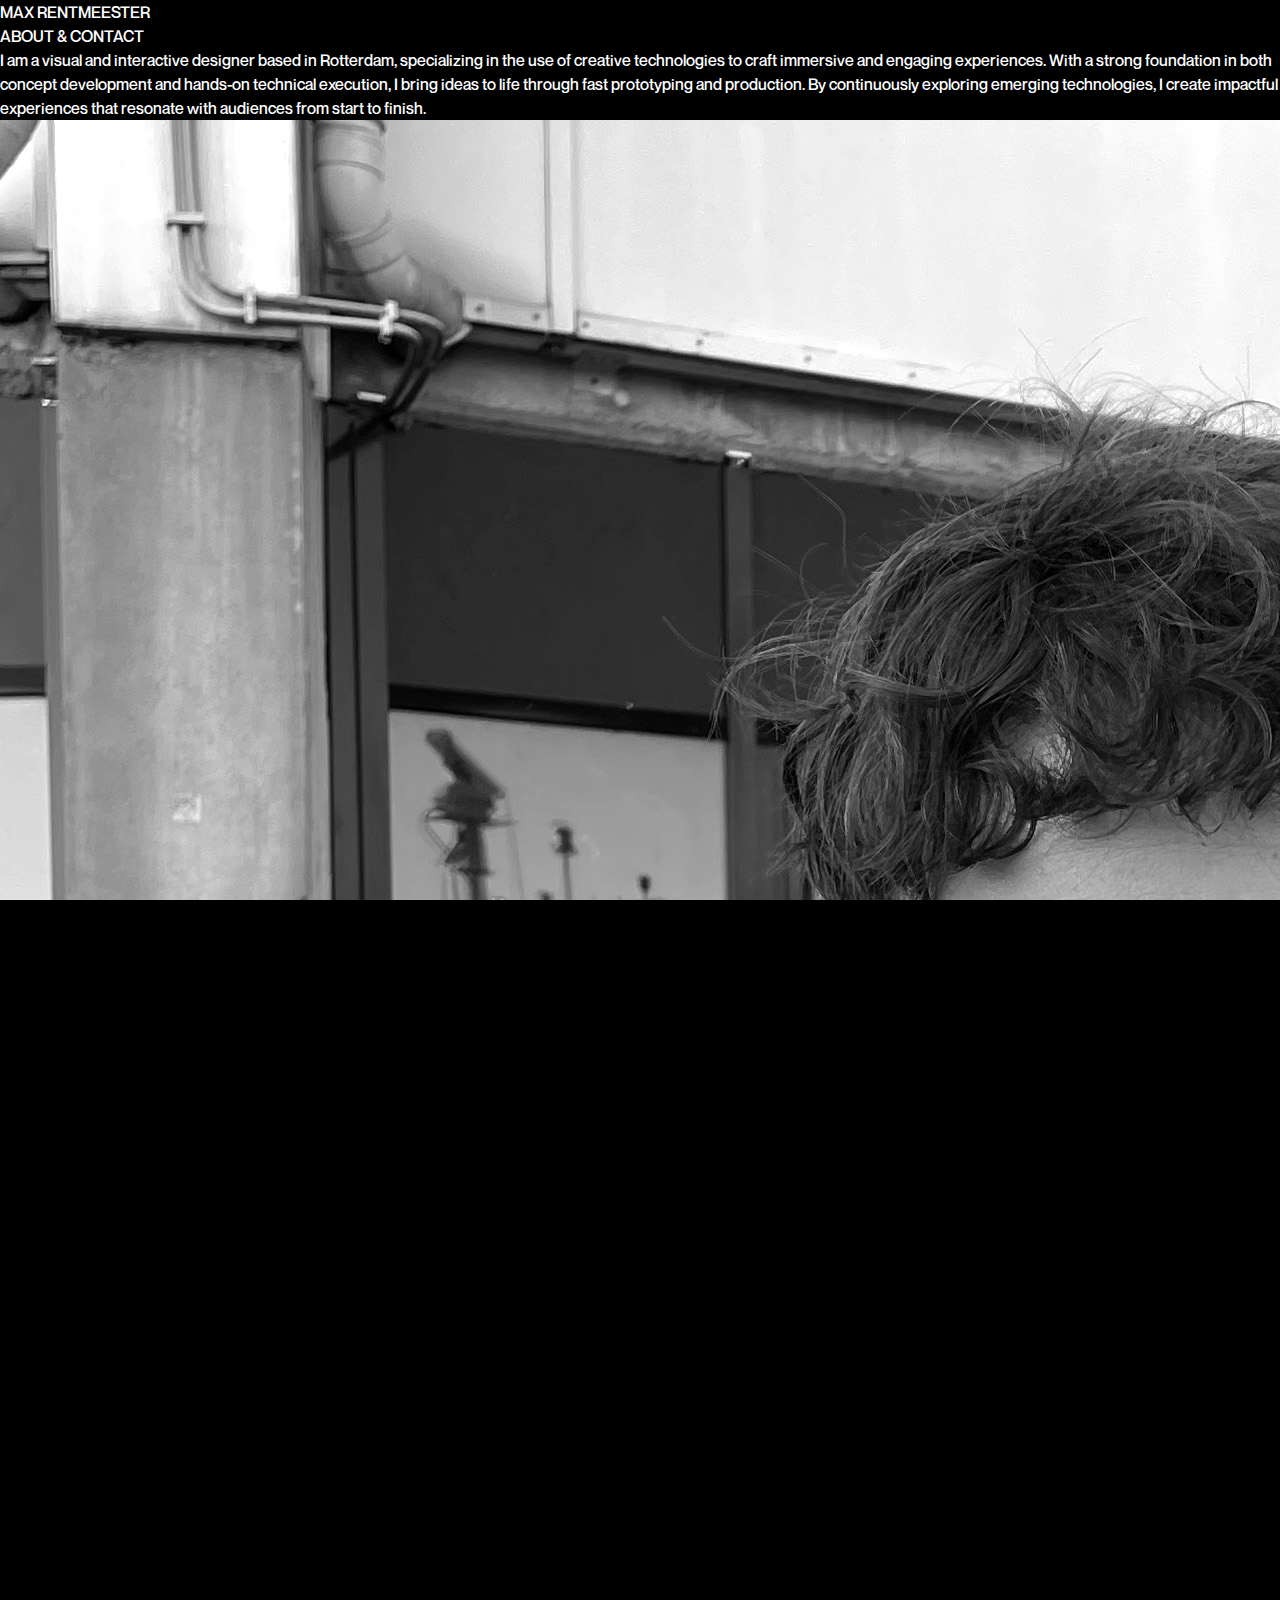
<file: about.html>
<!DOCTYPE html>
<html lang="en" style="height: 100%;">
  <head>
    <meta charset="UTF-8" />
    <meta http-equiv="X-UA-Compatible" content="IE=edge" />
    <meta name="viewport" content="width=device-width, initial-scale=1.0" />
    <title>About & Contact</title>
    <link rel="stylesheet" href="style.css" />
    <script src="https://cdnjs.cloudflare.com/ajax/libs/jquery/3.3.1/jquery.min.js"></script>
  </head>
  <body style="height: 100%;">
    <script></script>
    <nav>
      <a id="name" href="index.html">MAX RENTMEESTER</a>
      <div id="about">
        <!-- <a href="about.html">ABOUT</a> -->
        <a href="about.html">ABOUT & CONTACT</a>
      </div>
    </nav>
    <!-- <img id="icon" src="img/icon.svg" alt=""> -->  
    <main>
      <div id="aboutSection">
        
        <!-- <h1>ABOUT</h1> -->
        <p id="aboutText">I am a visual and interactive designer based in Rotterdam, specializing in the use of creative technologies to craft immersive and engaging experiences. With a strong foundation in both concept development and hands-on technical execution, I bring ideas to life through fast prototyping and production. By continuously exploring emerging technologies, I create impactful experiences that resonate with audiences from start to finish.</p>
          <img src="img/profilepic.jpg" alt="">

        <!-- <h1>EXPERIENCE</h1>  -->
        
        <!-- <p id="aboutText">
          2015&emsp;&emsp;&emsp;DeltaZuid
          <br>
          2017&emsp;&emsp;&emsp;Edhv
          <br>
          2020&emsp;&emsp;Random Studio 
        </p> -->
        <!-- <h1>CONTACT</h1> -->
        <br>
        <a href="mailto:contact@maxrentmeester.nl">&#8599;contact@maxrentmeester.nl</a>
        <br>
        <a href="MaxRentmeester-CV-2024.pdf" target="_blank">&#8599;Curriculum Vitae</a>
        <br>
        <a href="https://www.instagram.com/maximaal____/" target="_blank">&#8599;Instagram</a>
        <br>
        <a href="https://github.com/Maximaaal" target="_blank">&#8599;GitHub</a>
        <br>
        <br>
        <br>
        <div style="max-width: 600px;">
          <p id="aboutText">Research:</p>
        <a  href="research/main.pdf" target="_blank">Designing for Interaction: Strategic Approaches to Increasing Engagement in Interactive Installations</a>
        <br>
        <br>
        <a href="research/dh.pdf" target="_blank">Enriching Metadata and the Potential Benefit for Colonial Narratives in the Rijksstudio Database</a>
        <br>
        </div>
        

      </div>
    </main>
    <script src="scroll.js"></script>
  </body>
</html>
</file>
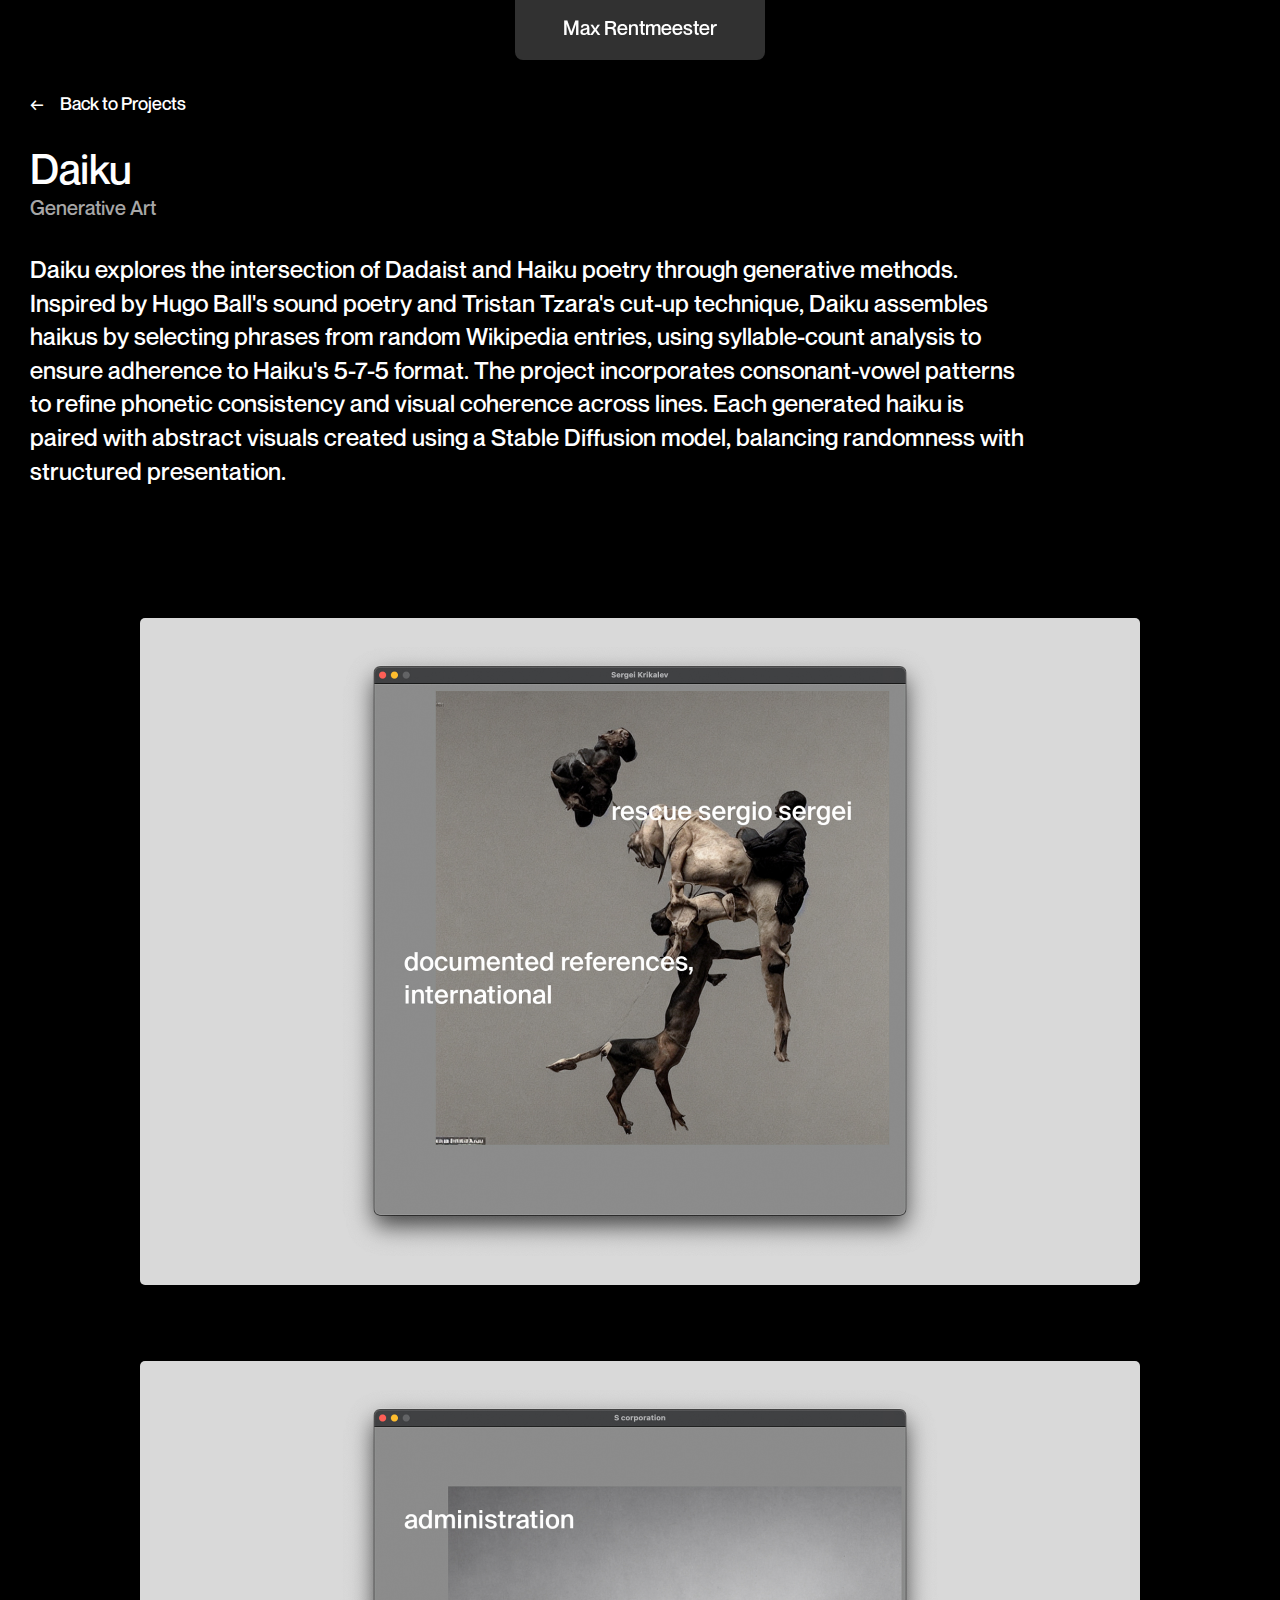
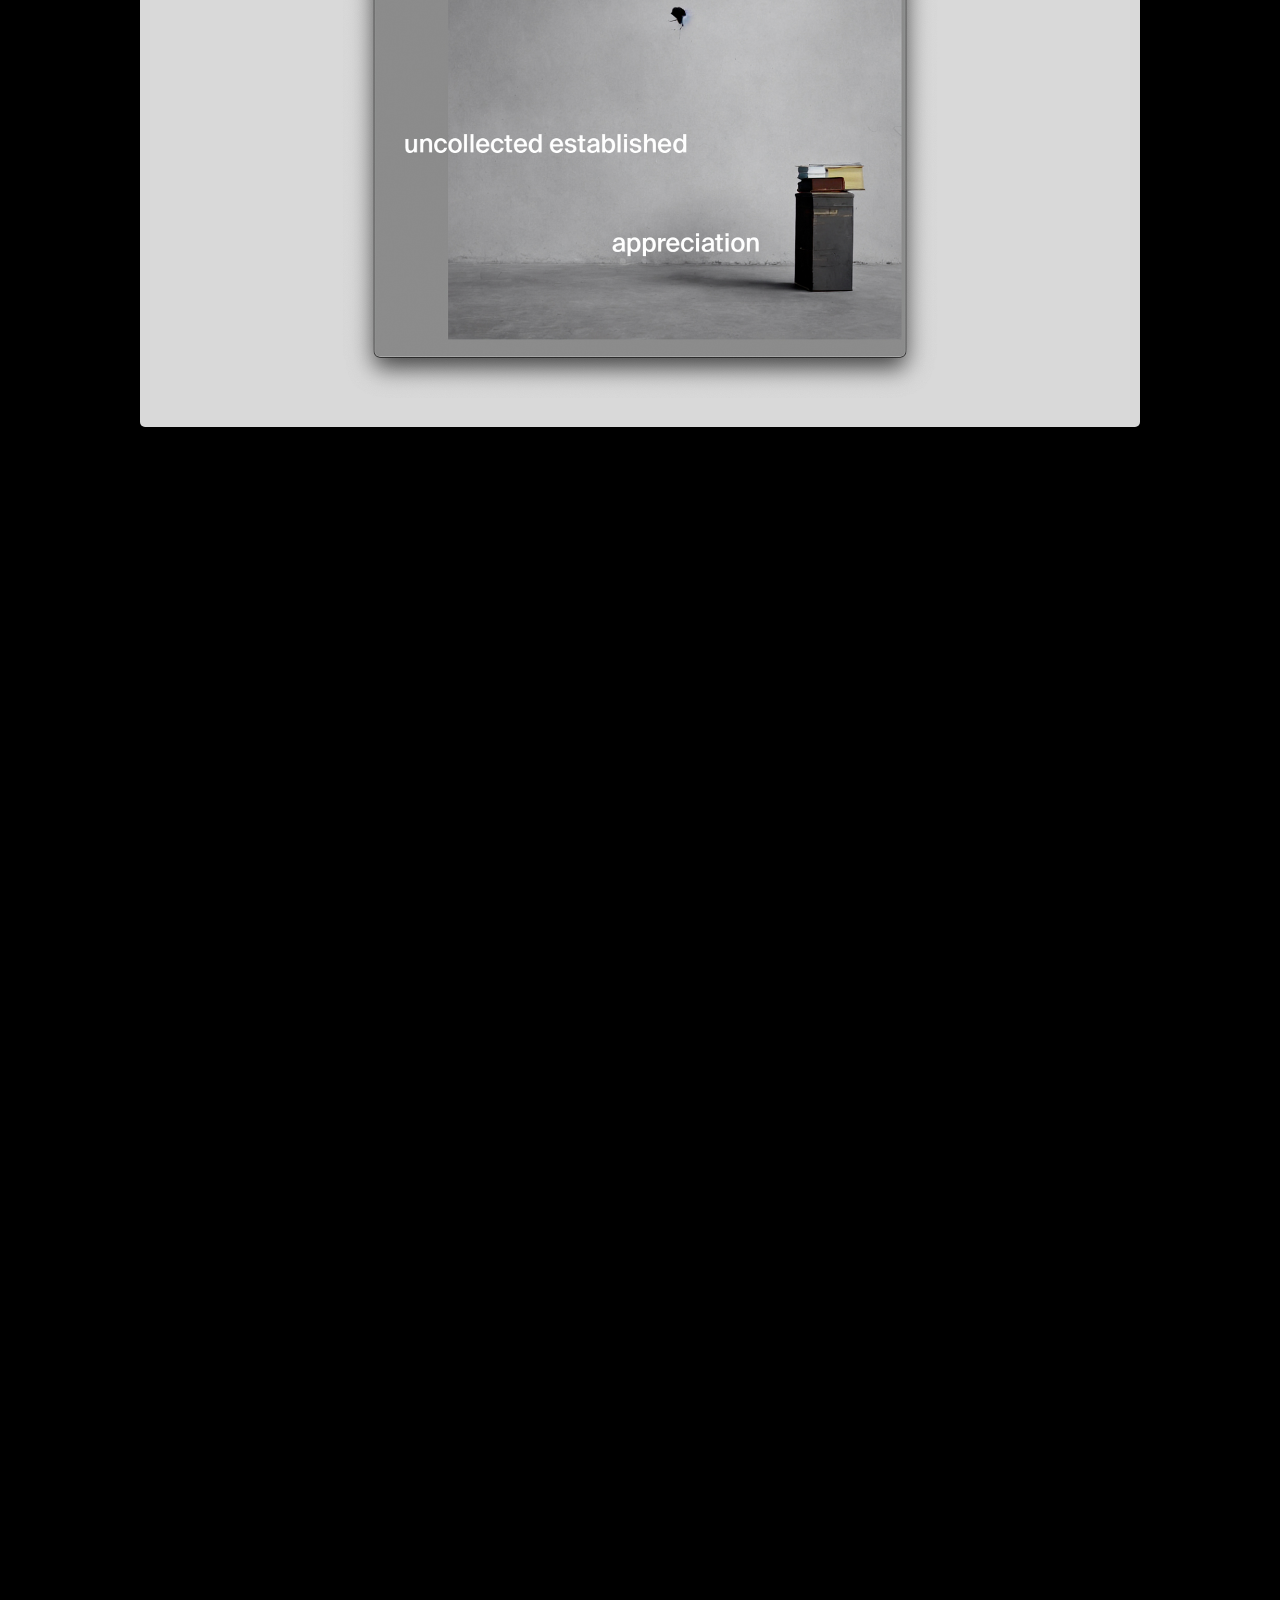
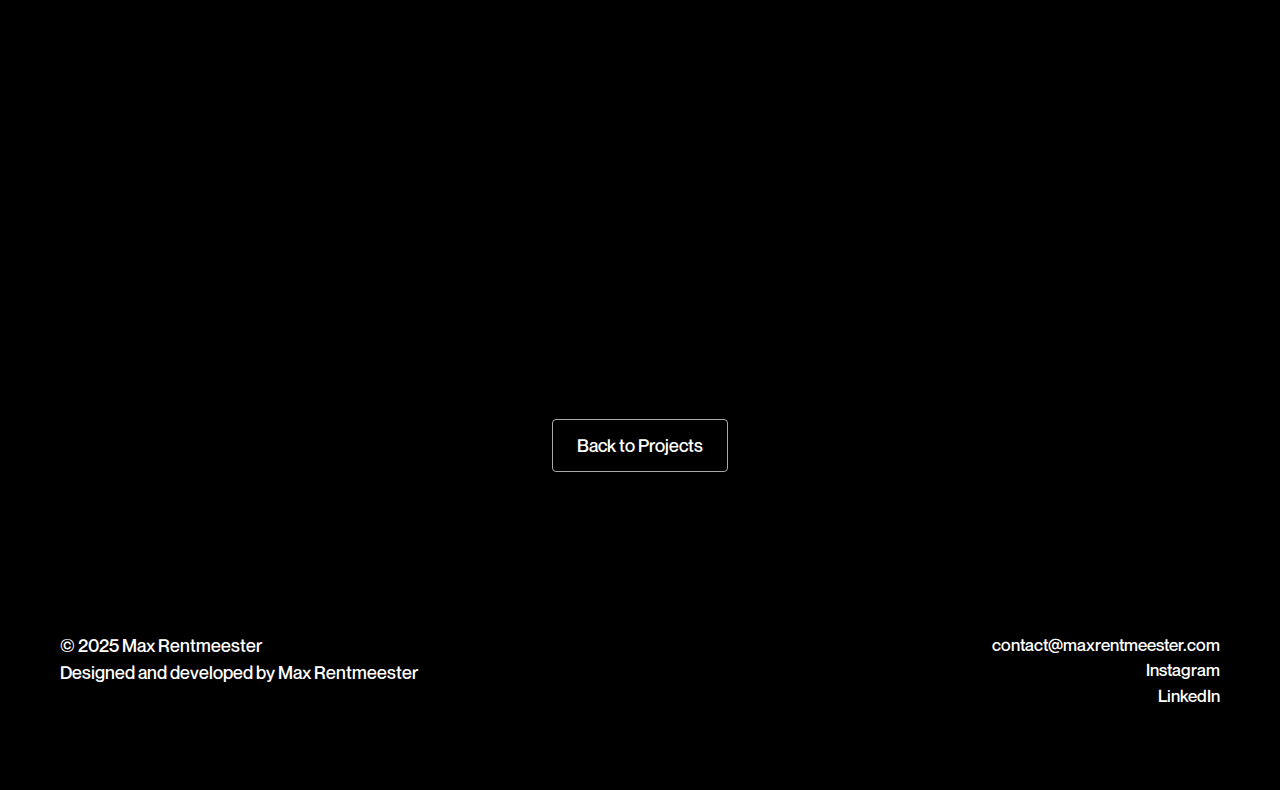
<file: daiku.html>
<!DOCTYPE html>
<html lang="en">
<head>
  <script async src="https://www.googletagmanager.com/gtag/js?id=G-E45MQ6XVVV"></script>
  <script>
    window.dataLayer = window.dataLayer || [];
    function gtag(){dataLayer.push(arguments);}
    gtag('js', new Date());
    gtag('config', 'G-E45MQ6XVVV');
  </script>
  <meta charset="UTF-8" />
  <meta http-equiv="X-UA-Compatible" content="IE=edge" />
  <meta name="viewport" content="width=device-width, initial-scale=1.0" />
  <title>Daiku &#8212; Max Rentmeester</title>
  <link rel="stylesheet" href="style.css">
  <script src="https://cdnjs.cloudflare.com/ajax/libs/jquery/3.3.1/jquery.min.js"></script>
</head>
<body>
  <div id="preloader">
    <div class="spinner"></div>
  </div>
  
  <div class="sticky-notch">
    <a href="index.html" class="name-link">Max Rentmeester</a>
    <p class="contact-link">&darr;</p>
    <a href="about.html" class="contact-link">About & Contact</a>
  </div>
  
  <main class="container">
    <a href="index.html" class="back-link">Back to Projects</a>
    
    <header class="project-header fade-in">
      <h1 class="project-title">Daiku</h1>
      <p class="project-category">Generative Art</p>
      <p class="project-intro">
        Daiku explores the intersection of Dadaist and Haiku poetry through generative methods. Inspired by Hugo Ball's sound poetry and Tristan Tzara's cut-up technique, Daiku assembles haikus by selecting phrases from random Wikipedia entries, using syllable-count analysis to ensure adherence to Haiku's 5-7-5 format. The project incorporates consonant-vowel patterns to refine phonetic consistency and visual coherence across lines. Each generated haiku is paired with abstract visuals created using a Stable Diffusion model, balancing randomness with structured presentation.
      </p>
    </header>
    
    <section class="project-content">
      <div class="image-container fade-in">
        <img src="img/daiku/daiku1.jpg" alt="Daiku" class="project-image">
      </div>
      
      <div class="image-container fade-in">
        <img src="img/daiku/daiku2.jpg" alt="Daiku" class="project-image">
      </div>
      
      <div class="image-container fade-in">
        <img src="img/daiku/daiku3.jpg" alt="Daiku" class="project-image">
      </div>
      
      <div class="image-container fade-in">
        <img src="img/daiku/daiku4.jpg" alt="Daiku" class="project-image">
      </div>
    </section>
    
    <div class="center-button">
      <a href="index.html" class="return-button">Back to Projects</a>
    </div>
    
    <footer>
      <div class="container">
        <div class="footer-inner">
          <div class="footer-info">
            <h3>&copy; 2025 Max Rentmeester <br> Designed and developed by Max Rentmeester</h3>
            <p></p>
          </div>
          <div class="footer-links">
            <a href="mailto:contact@maxrentmeester.com">contact@maxrentmeester.com</a>
            <a href="https://www.instagram.com/maximaal____/">Instagram</a>
            <a href="https://www.linkedin.com/in/max-rentmeester-44b3b1327/">LinkedIn</a>
          </div>
        </div>
      </div>
    </footer>
  </main>

  <script src="script.js"></script>
</body>
</html>
</file>
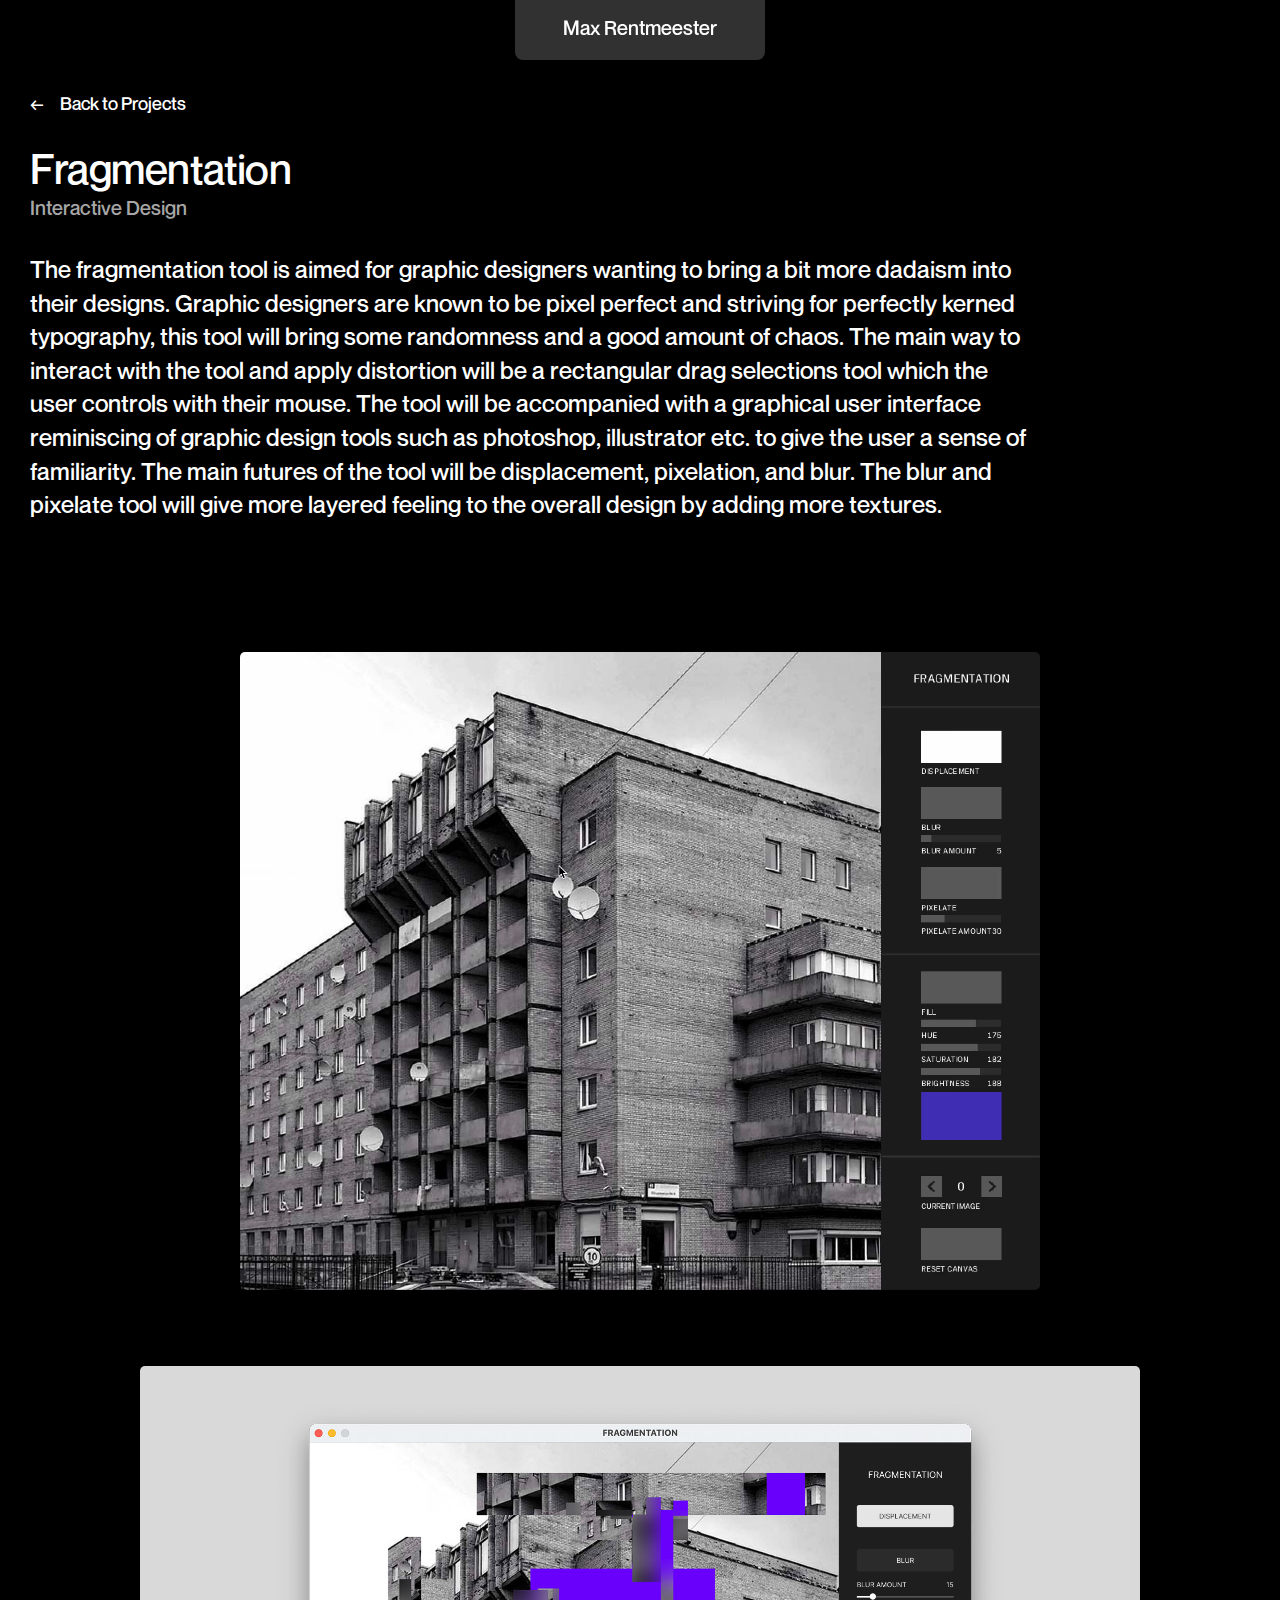
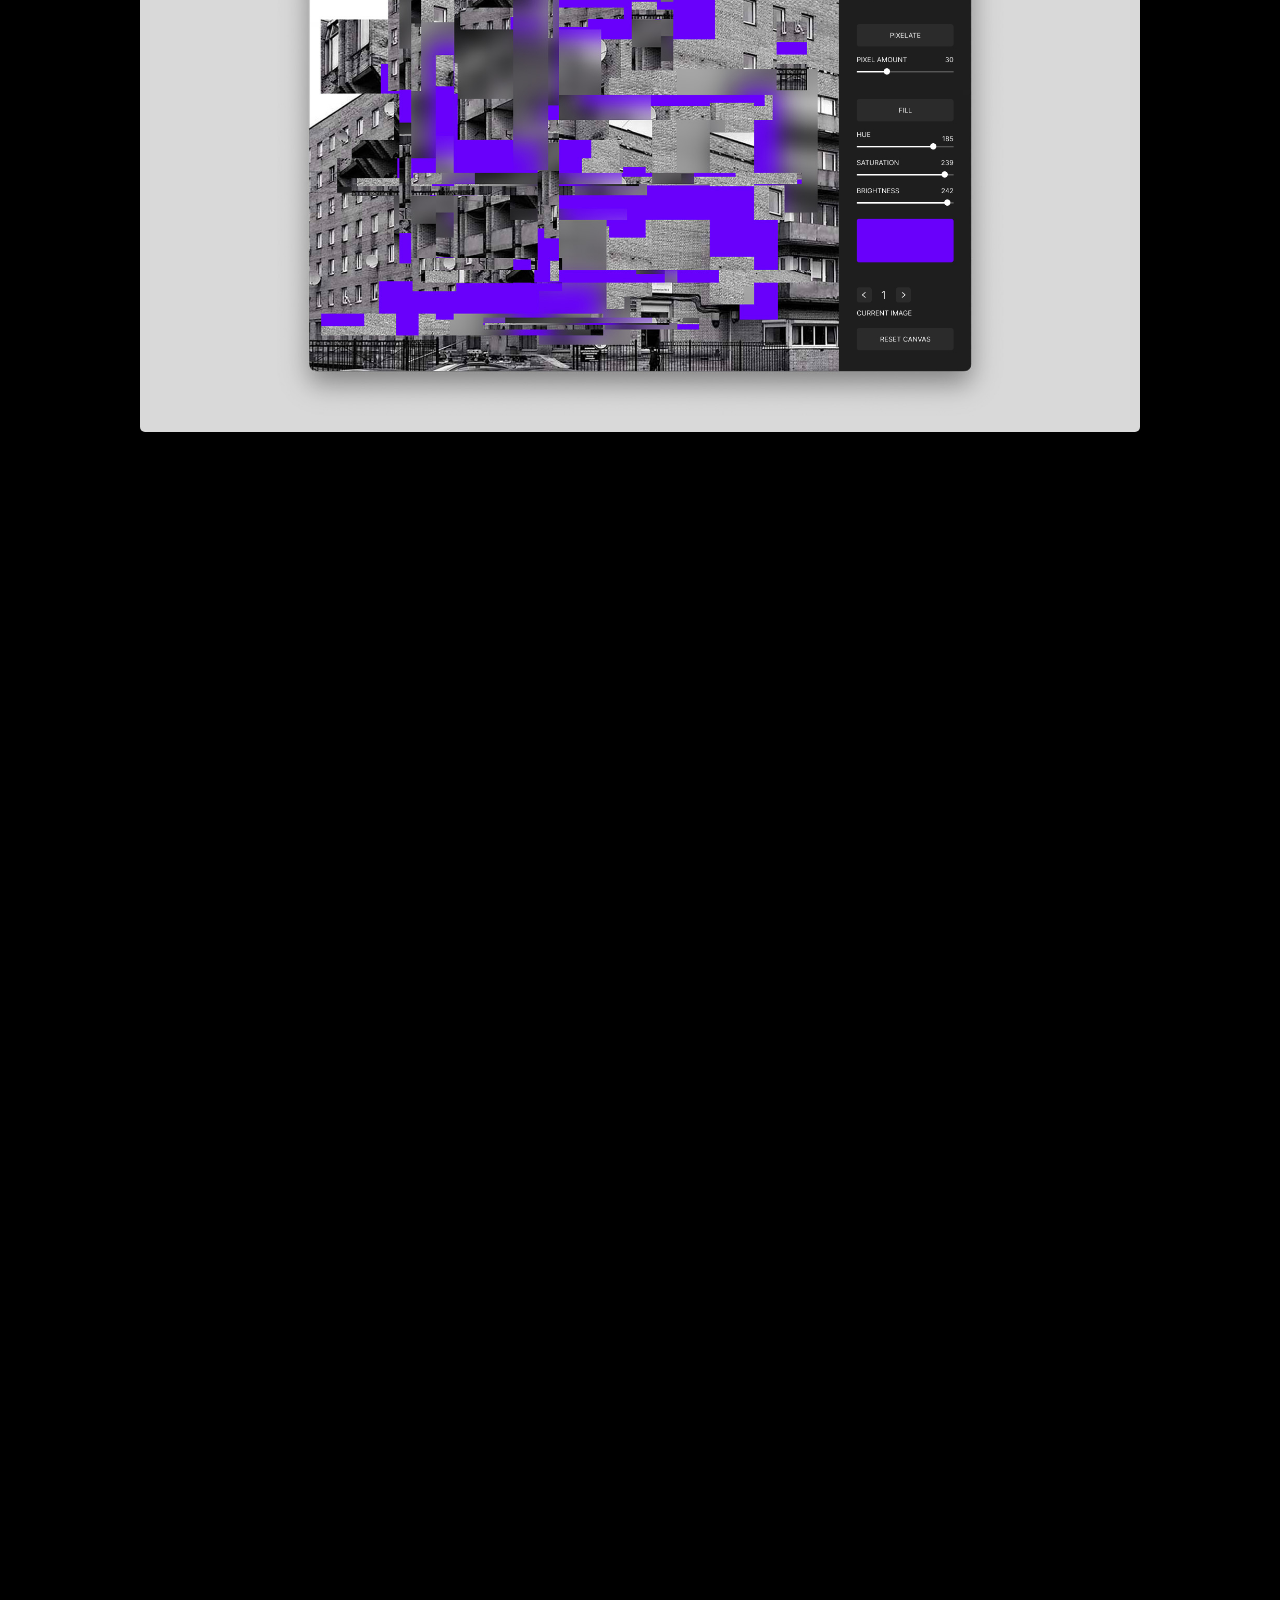
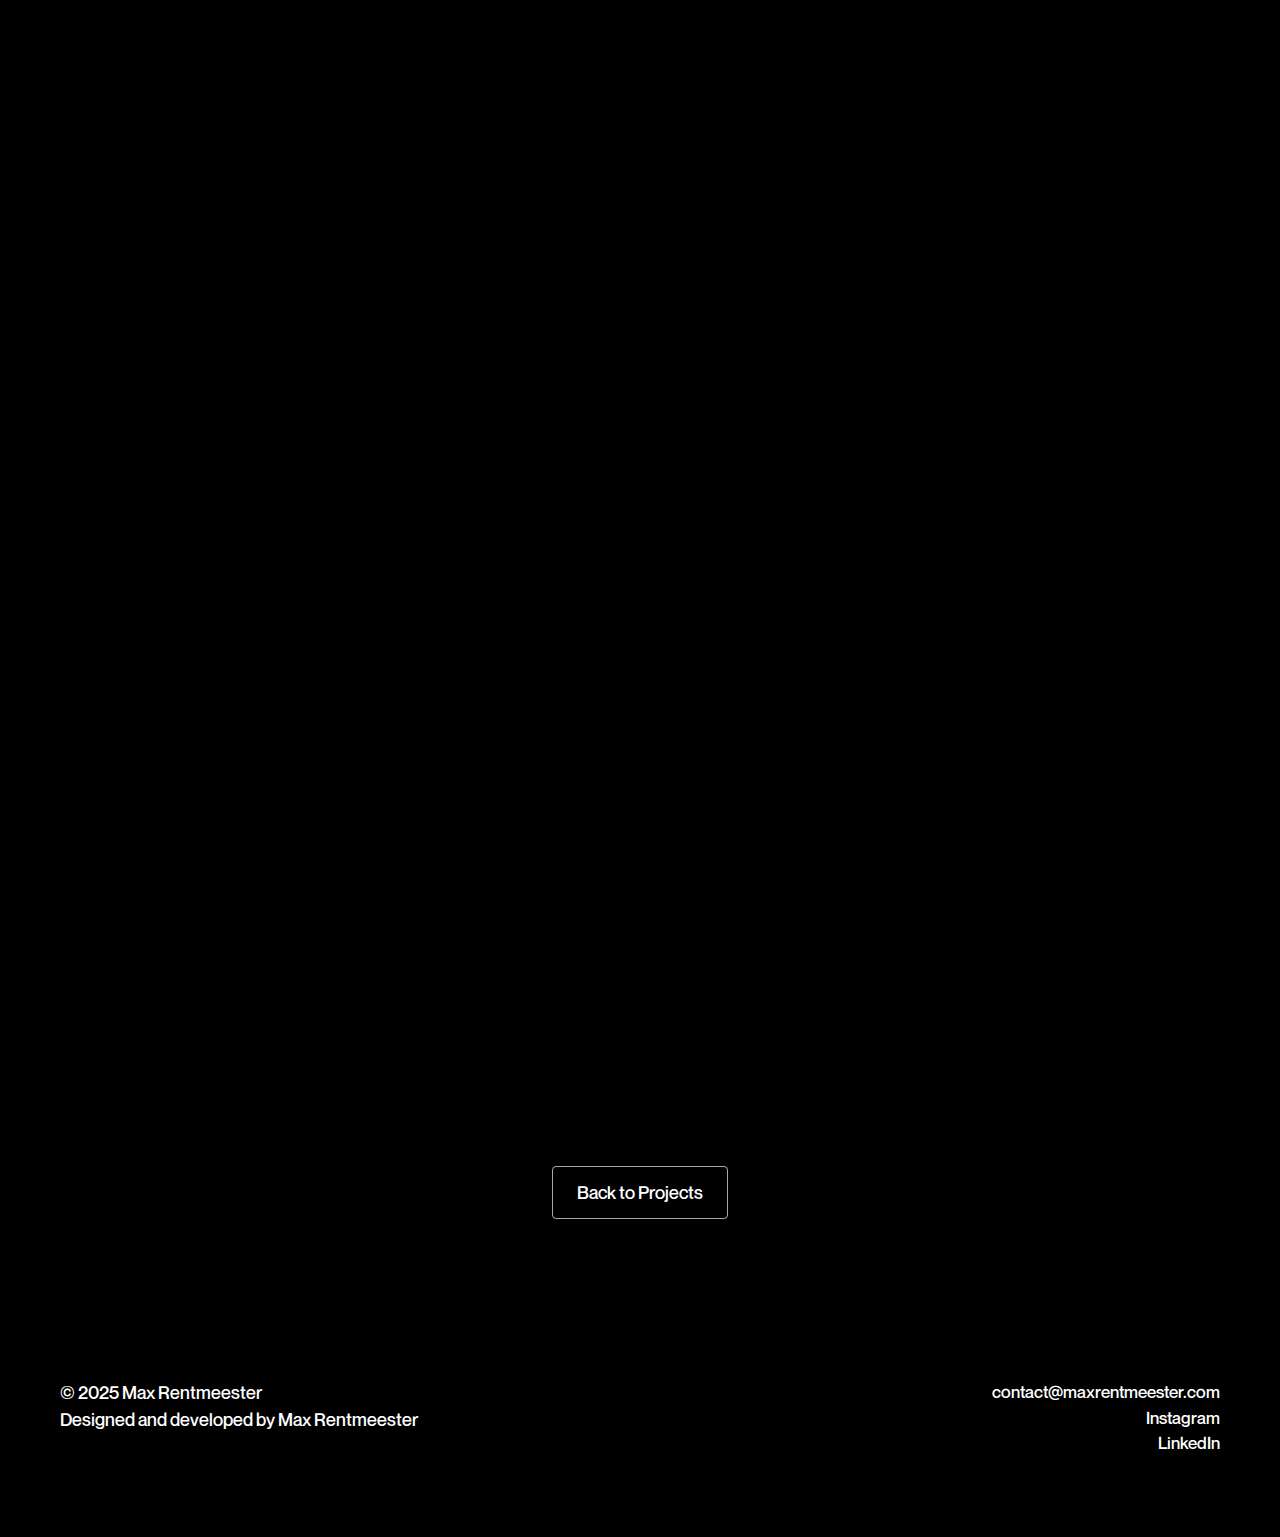
<file: fragmentation.html>
<!DOCTYPE html>
<html lang="en">
<head>
  <script async src="https://www.googletagmanager.com/gtag/js?id=G-E45MQ6XVVV"></script>
  <script>
    window.dataLayer = window.dataLayer || [];
    function gtag(){dataLayer.push(arguments);}
    gtag('js', new Date());
    gtag('config', 'G-E45MQ6XVVV');
  </script>
  <meta charset="UTF-8" />
  <meta http-equiv="X-UA-Compatible" content="IE=edge" />
  <meta name="viewport" content="width=device-width, initial-scale=1.0" />
  <title>Fragmentation &#8212; Max Rentmeester</title>
  <link rel="stylesheet" href="style.css">
  <script src="https://cdnjs.cloudflare.com/ajax/libs/jquery/3.3.1/jquery.min.js"></script>
</head>
<body>
  <div id="preloader">
    <div class="spinner"></div>
  </div>
  
  <div class="sticky-notch">
    <a href="index.html" class="name-link">Max Rentmeester</a>
    <p class="contact-link">&darr;</p>
    <a href="about.html" class="contact-link">About & Contact</a>
  </div>
  
  <main class="container">
    <a href="index.html" class="back-link">Back to Projects</a>
    
    <header class="project-header fade-in">
      <h1 class="project-title">Fragmentation</h1>
      <p class="project-category">Interactive Design</p>
      <p class="project-intro">
        The fragmentation tool is aimed for graphic designers wanting to bring a bit more dadaism into their designs. Graphic designers are known to be pixel perfect and striving for perfectly kerned typography, this tool will bring some randomness and a good amount of chaos.
The main way to interact with the tool and apply distortion will be a rectangular drag selections tool which the user controls with their mouse. The tool will be accompanied with a graphical user interface reminiscing of graphic design tools such as photoshop, illustrator etc. to give the user a sense of familiarity. The main futures of the tool will be displacement, pixelation, and blur. The blur and pixelate tool will give more layered feeling to the overall design by adding more textures.
      </p>
    </header>
    
    <section class="project-content">
      <div class="image-container fade-in">
        <video style="max-width: 800px;" autoplay muted loop class="project-video" src="img/fragmentation/fragmentation1.mp4"></video>
      </div>
      
      <div class="image-container fade-in">
        <img src="img/fragmentation/fragmentation1_bg.jpg" alt="Fragmentation" class="project-image">
      </div>
      
      <div class="image-container fade-in">
        <img src="img/fragmentation/fragmentation2_bg.jpg" alt="Fragmentation" class="project-image">
      </div>
      
      <div class="image-container fade-in">
        <img src="img/fragmentation/fragmentation3_bg.jpg" alt="Fragmentation" class="project-image">
      </div>
      
      <div class="image-container fade-in">
        <img src="img/fragmentation/fragmentation4_bg.jpg" alt="Fragmentation" class="project-image">
      </div>
    </section>
    
    <div class="center-button">
      <a href="index.html" class="return-button">Back to Projects</a>
    </div>
    
    <footer>
      <div class="container">
        <div class="footer-inner">
          <div class="footer-info">
            <h3>&copy; 2025 Max Rentmeester <br> Designed and developed by Max Rentmeester</h3>
            <p></p>
          </div>
          <div class="footer-links">
            <a href="mailto:contact@maxrentmeester.com">contact@maxrentmeester.com</a>
            <a href="https://www.instagram.com/maximaal____/">Instagram</a>
            <a href="https://www.linkedin.com/in/max-rentmeester-44b3b1327/">LinkedIn</a>
          </div>
        </div>
      </div>
    </footer>
  </main>

  <script src="script.js"></script>
</body>
</html>
</file>
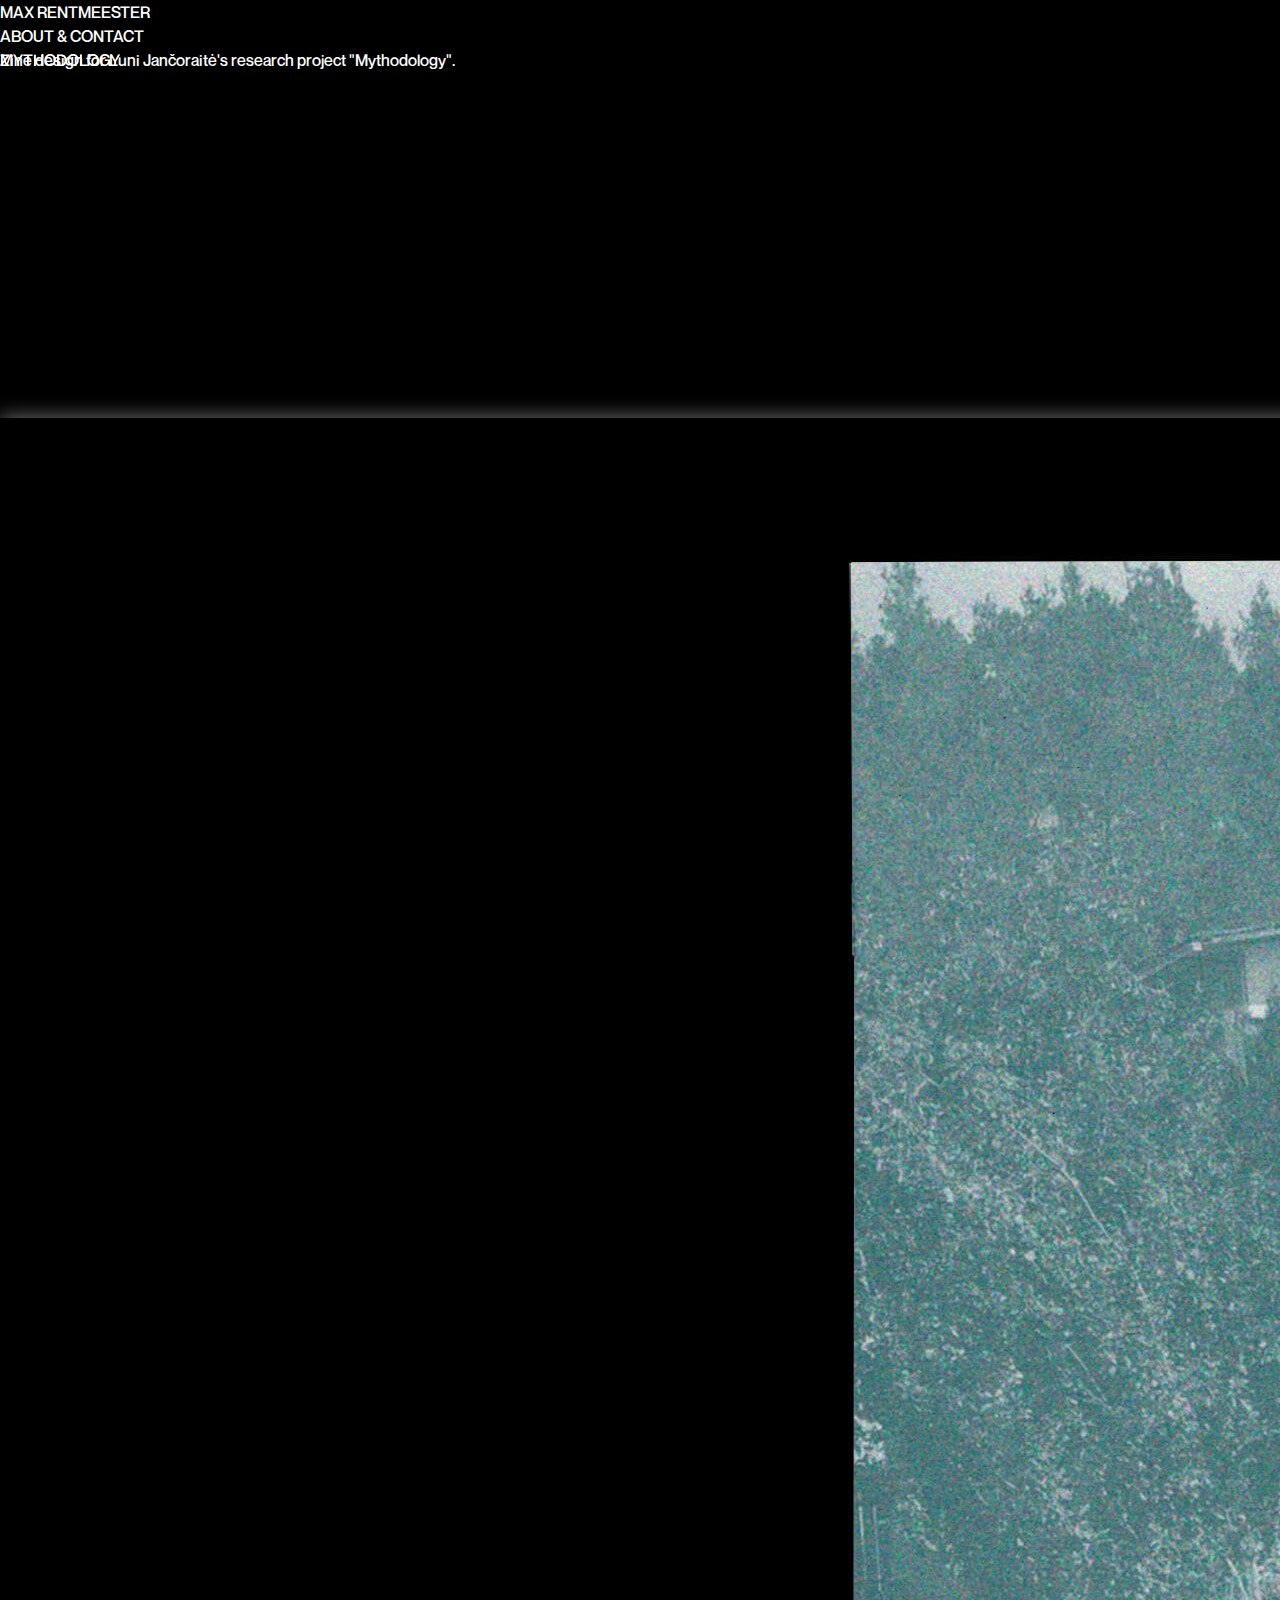
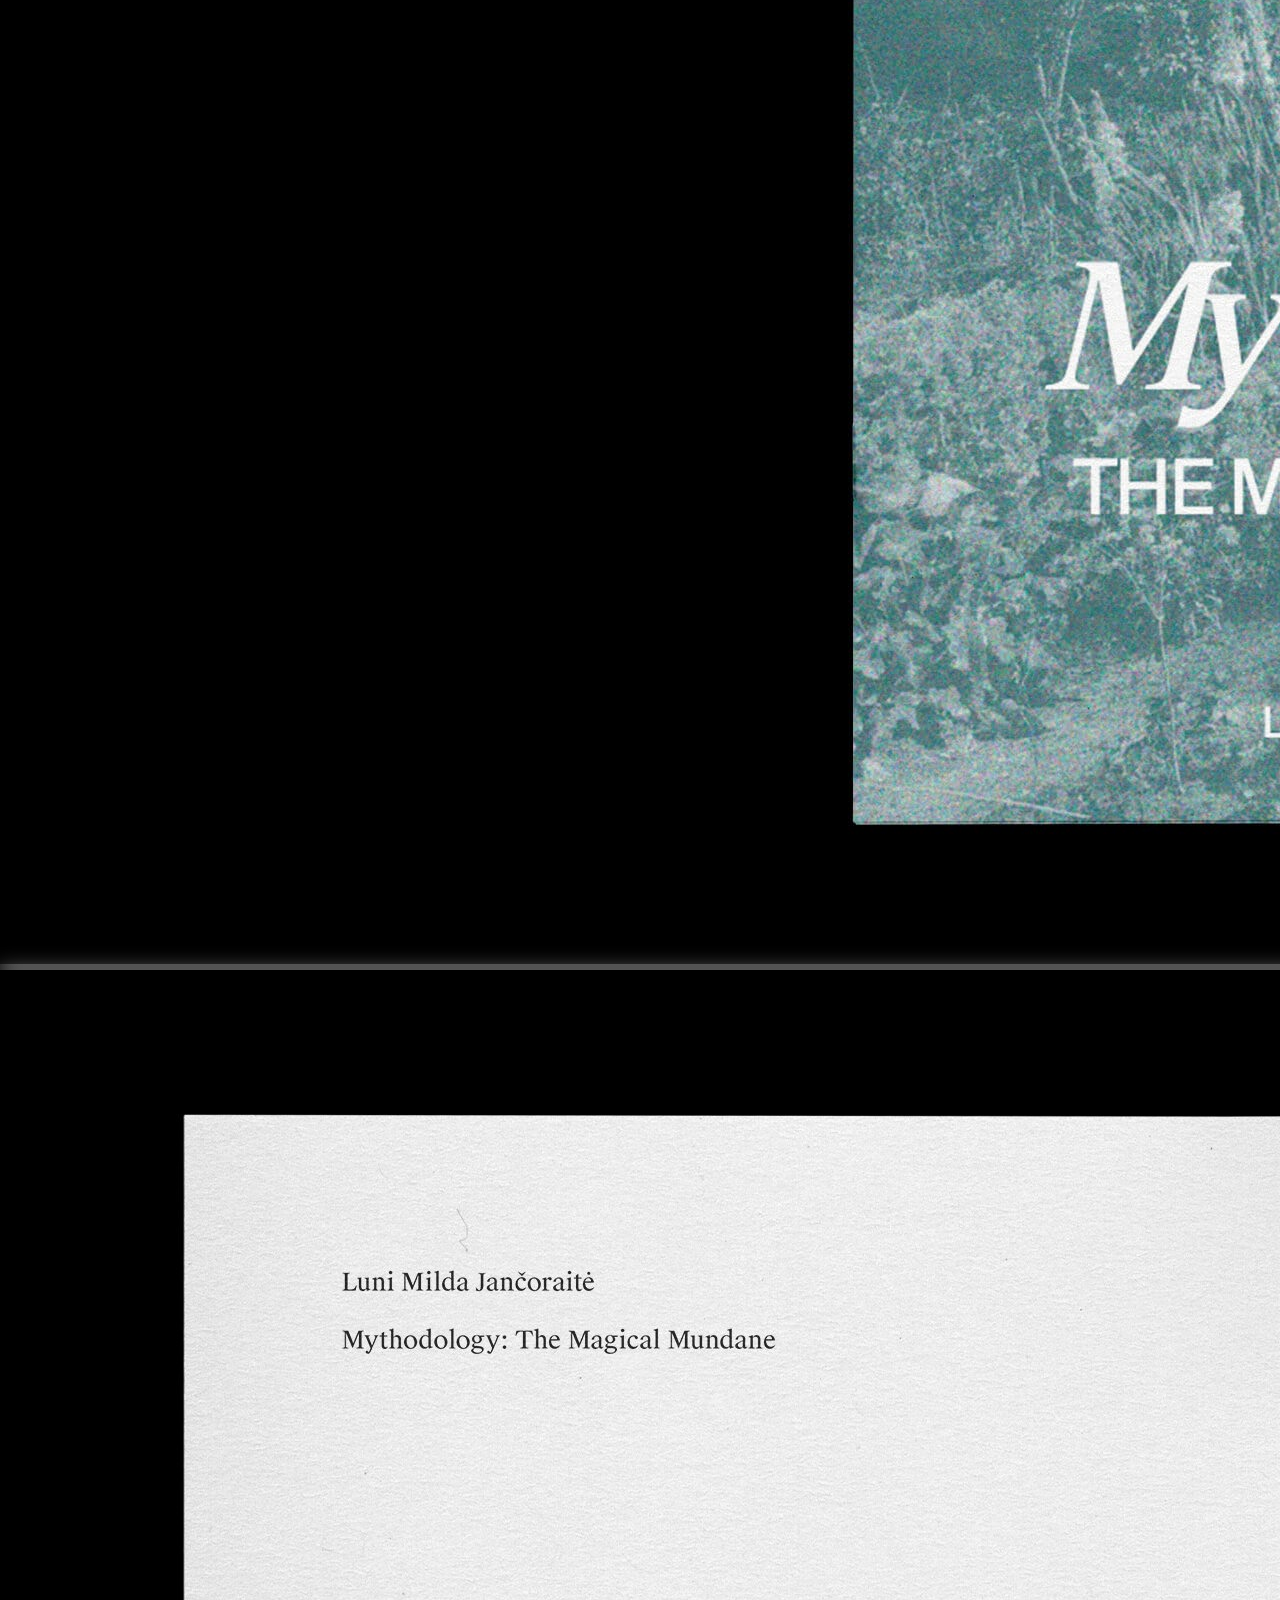
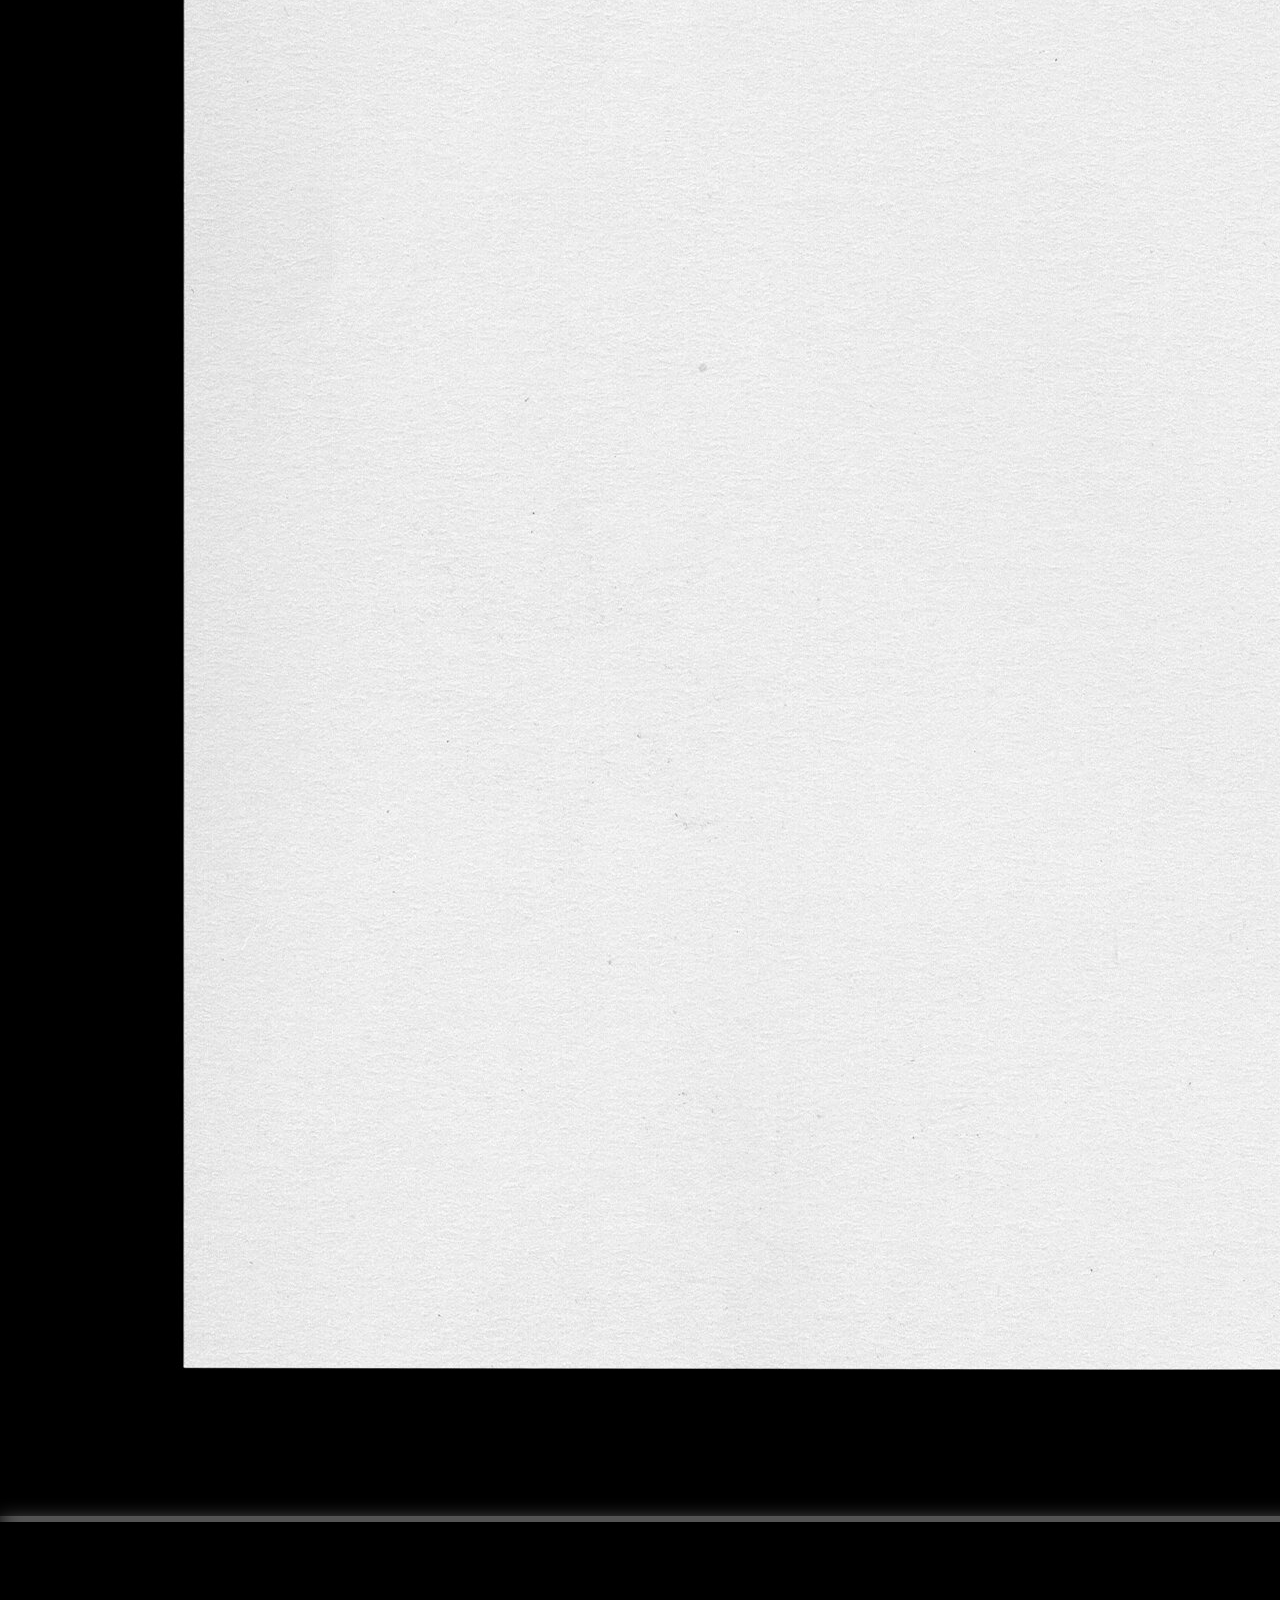
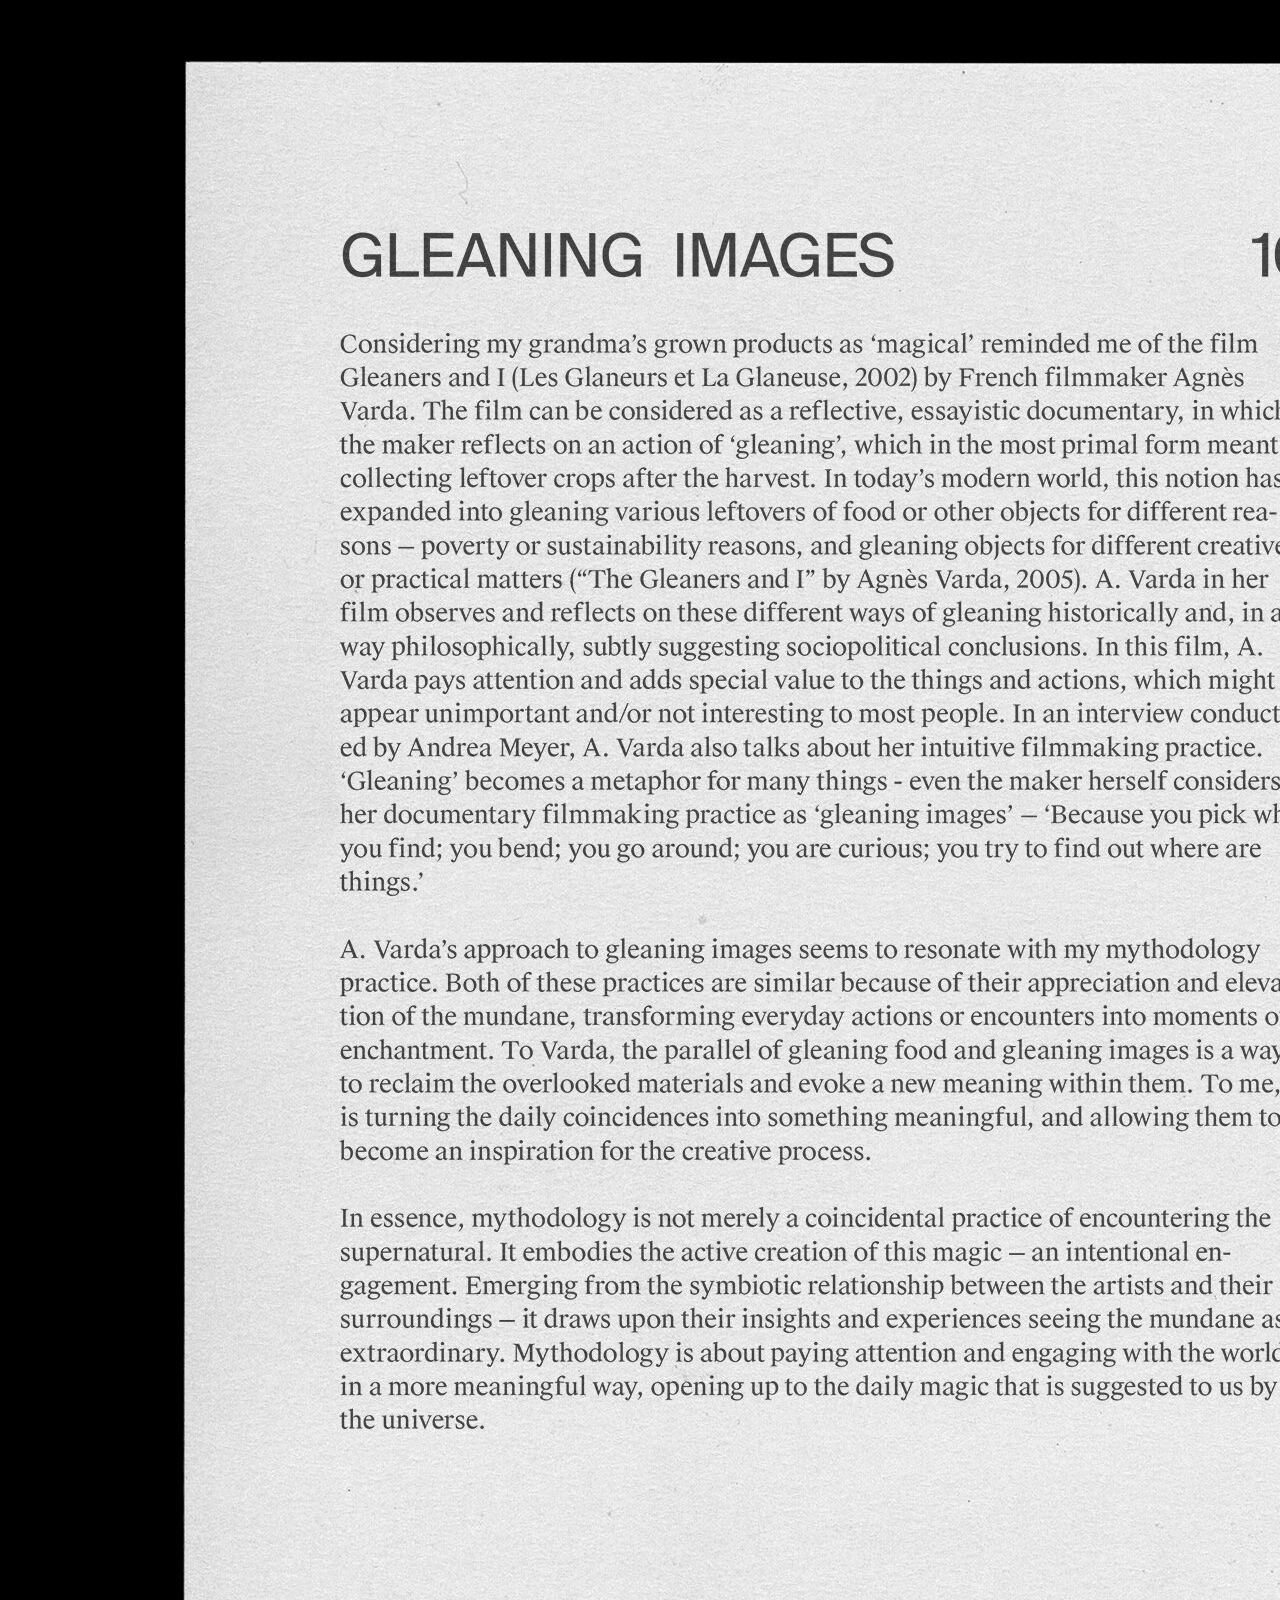
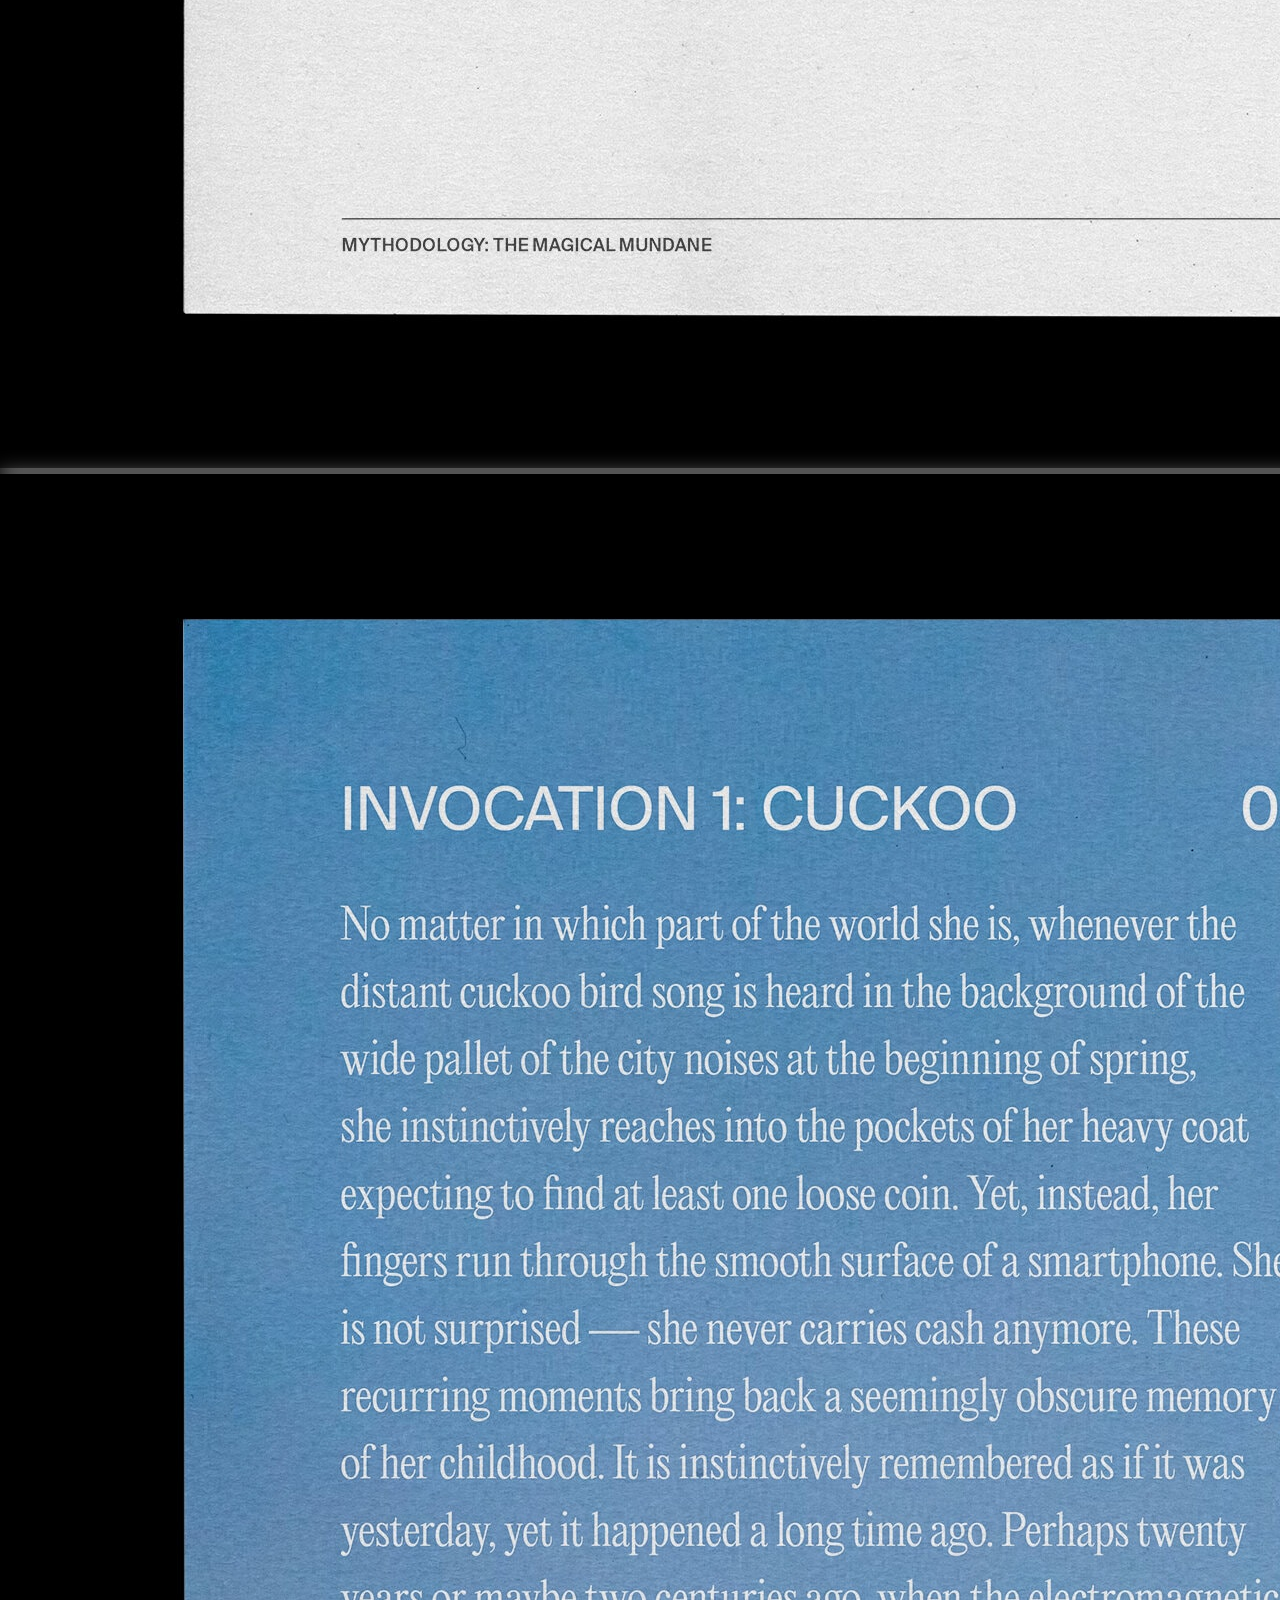
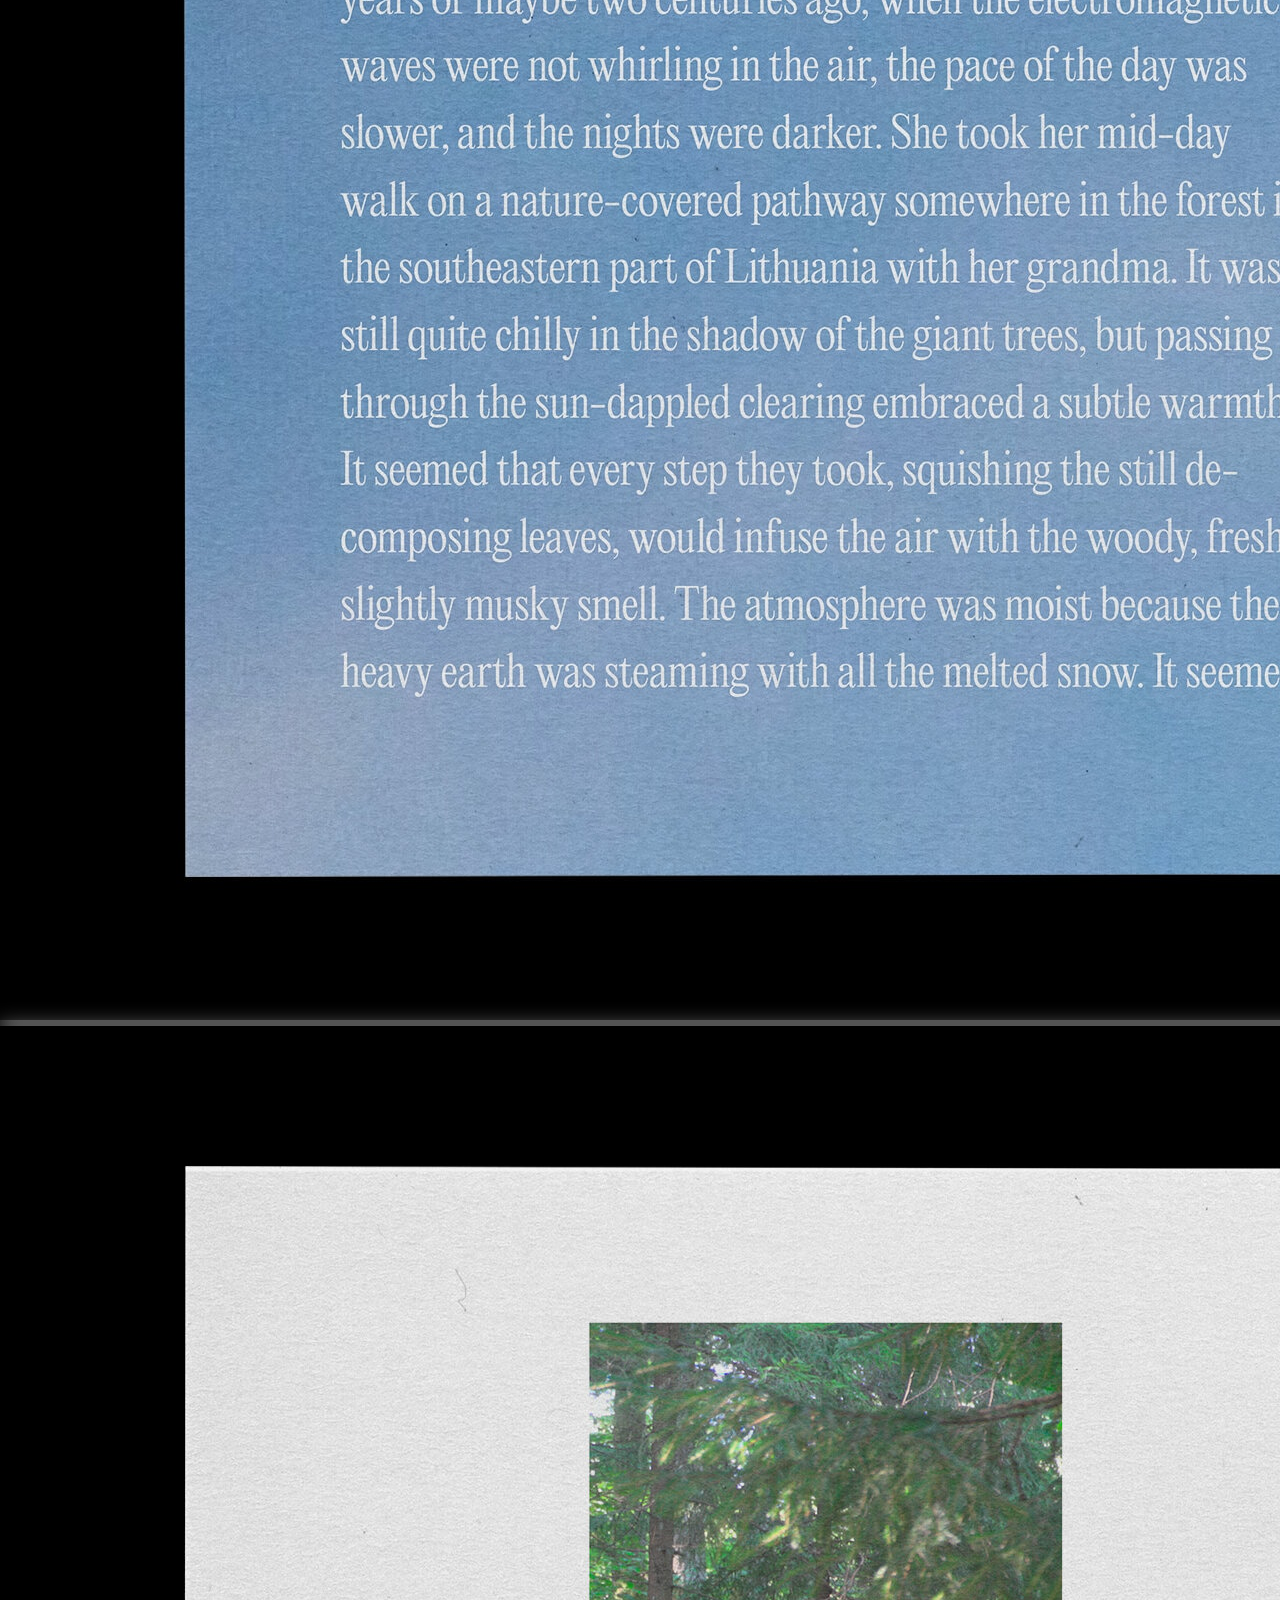
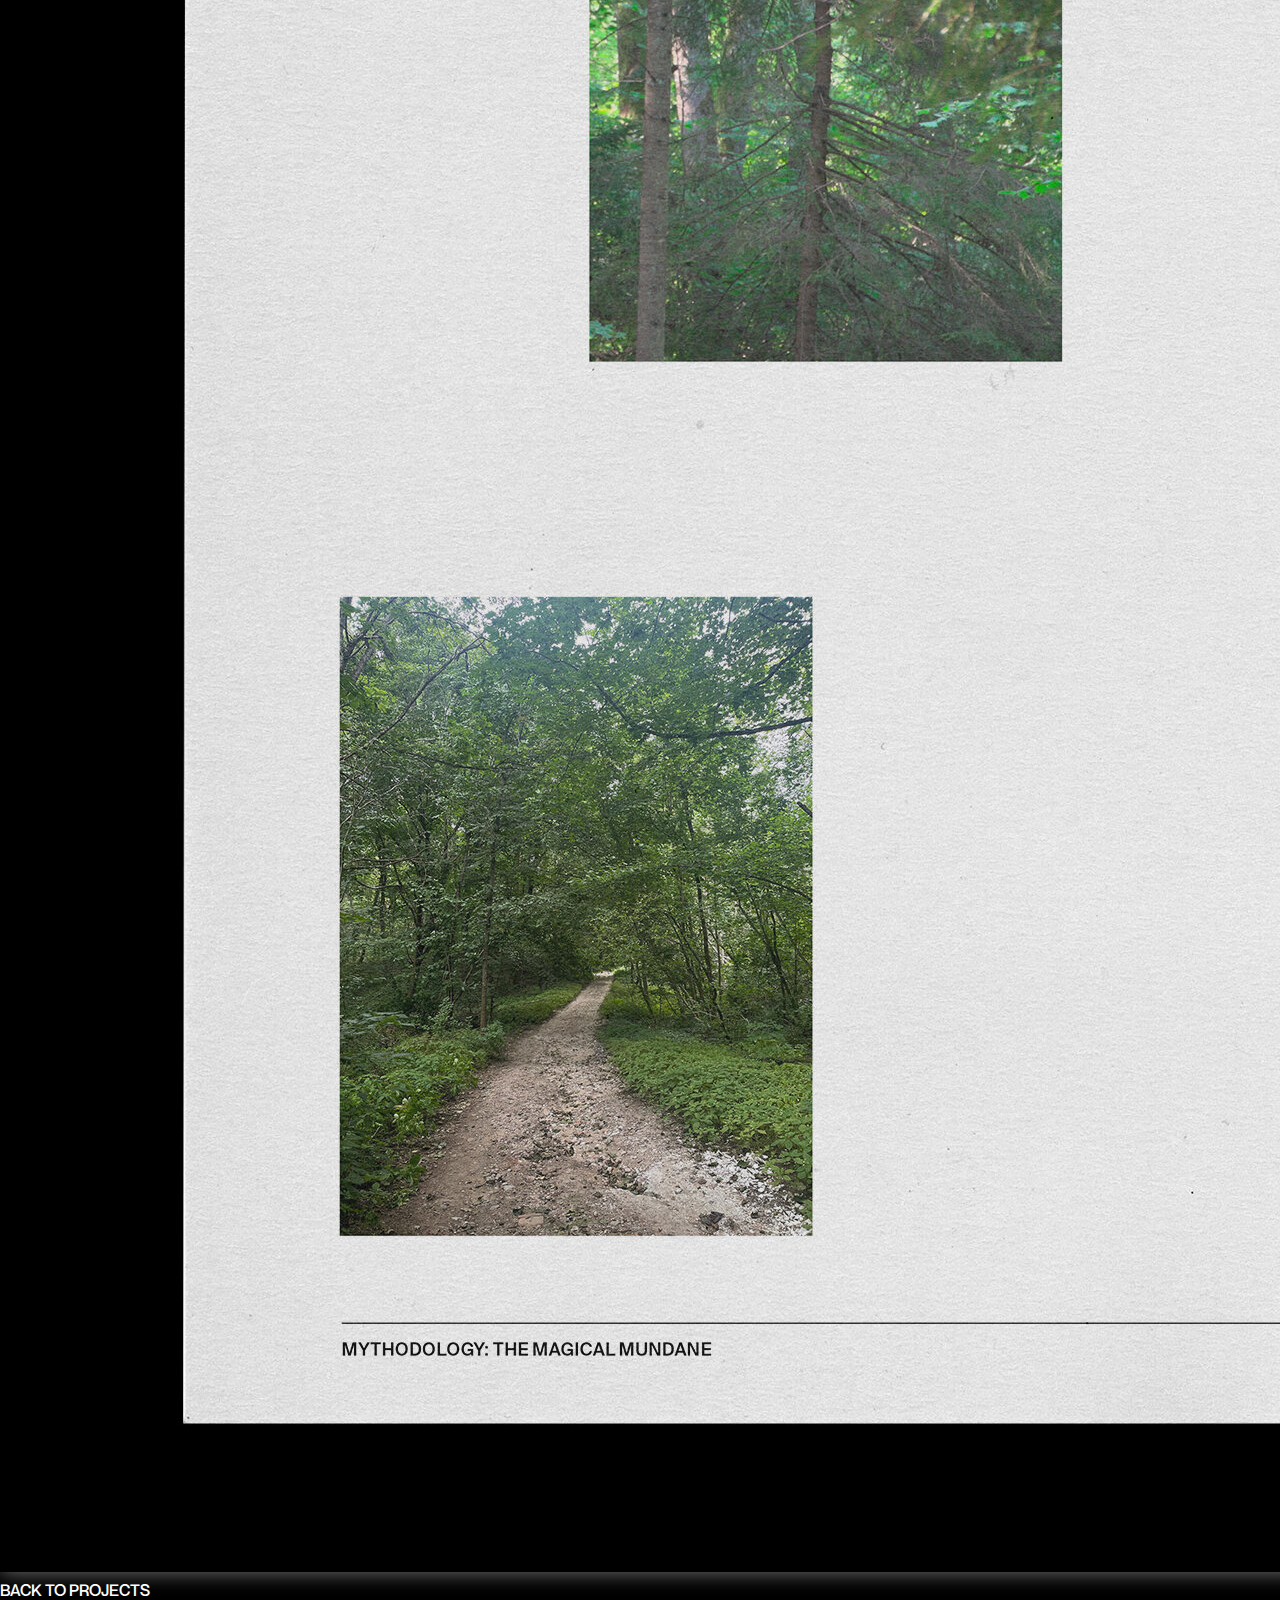
<file: myth.html>
<!DOCTYPE html>
<html lang="en">
  <head>
    <meta charset="UTF-8" />
    <meta http-equiv="X-UA-Compatible" content="IE=edge" />
    <meta name="viewport" content="width=device-width, initial-scale=1.0" />
    <title>Max Rentmeester &#8212; Hybrid Publication</title>
    <link rel="stylesheet" href="style.css" />
    <script src="https://cdnjs.cloudflare.com/ajax/libs/jquery/3.3.1/jquery.min.js"></script>
  </head>
  <body>
    <nav>
      <a id="name" href="index.html">MAX RENTMEESTER</a>
      <div id="about">
        <!-- <a href="about.html">ABOUT</a> -->
        <a href="about.html">ABOUT & CONTACT</a>
      </div>
    </nav>
    <!-- <img id="icon" src="img/icon.svg" alt=""> -->

    <div id="projectTitleBox" style="position: fixed">
      <a id="projectTitle" href="index.html">MYTHODOLOGY</a>
    </div>
    <div id="projectText">
      <p>
        Zine design for Luni Jančoraitė's research project "Mythodology".
      </p>
    </div>
    <div id="margin"></div>

    <main style="top: 350px">
      <section project="MYTHODOLOGY">
        <img style="box-shadow: 0px 0px 20px  #c4c4c49f;" id="thumb" src="img/myth/myth1.jpg" alt="" />
      </section>
      <section project="MYTHODOLOGY"></section>
        <img style="box-shadow: 0px 0px 20px  #c4c4c49f;" id="thumb" src="img/myth/myth2.jpg" alt="" />
      </section>
      <section project="MYTHODOLOGY"></section>
        <img style="box-shadow: 0px 0px 20px  #c4c4c49f;" id="thumb" src="img/myth/myth3.jpg" alt="" />
      </section>
      <section project="MYTHODOLOGY"></section>
        <img style="box-shadow: 0px 0px 20px  #c4c4c49f;" id="thumb" src="img/myth/myth4.jpg" alt="" />
      </section>
      <section project="MYTHODOLOGY"></section>
        <img style="box-shadow: 0px 0px 20px  #c4c4c49f;" id="thumb" src="img/myth/myth5.jpg" alt="" />
      </section>
      <div id="centerButton">
        <a id="returnButton" href="index.html">BACK TO PROJECTS</a>
      </div>
    </main>
    

    <script src="scroll.js"></script>
  </body>
</html>
</file>
<file: style.css>
@font-face {
  font-family: "Montreal";
  src: url("fonts/NeueMontreal-Light.otf");
}

@font-face {
  font-family: "MontrealReg";
  src: url("fonts/NeueMontreal-Medium.otf");
}

@font-face {
  font-family: "Supply";
  src: url("fonts/PPSupplySans-Regular.otf");
}

:root {
  --bg-color: #000000;
  --text-color: #ffffff;
  --light-text: rgba(255, 255, 255, 0.658);
  --lighter-text: rgba(255, 255, 255, 0.4);
  --morelighter-text: rgba(255, 255, 255, 0.402);
  --dark-gray: #1a1a1a;
  --transition: all 0.3s cubic-bezier(0.25, 0.46, 0.45, 0.94);
}

* {
  box-sizing: border-box;
  margin: 0;
  padding: 0;
}

html, body {
  font-family: "MontrealReg", -apple-system, BlinkMacSystemFont, sans-serif;
  background-color: var(--bg-color);
  color: var(--text-color);
  line-height: 1.5;
  -webkit-font-smoothing: antialiased;
  letter-spacing: 0px;
  overflow-x: hidden;
}

body.about-page {
  min-height: 100vh;
  display: flex;
  flex-direction: column;
}

.container, header, .sticky-notch, footer {
position: relative;
z-index: 1;
}

::selection {
  background-color: rgba(255, 255, 255, 0.1);
}

a {
  color: var(--text-color);
  text-decoration: none;
  transition: var(--transition);
}

a:hover {
  opacity: 0.85;
}


.container {
  width: 100%;
  max-width: 1500px;
  margin: 0 auto;
  padding: 0 30px;
  position: relative;
  z-index: 1;
}


.main-container {
  flex: 1;
  display: flex;
  flex-direction: column;
  padding-bottom: 60px;
}


.sticky-notch {
  position: fixed;
  top: 0;
  left: 50%;
  transform: translateX(-50%);
  width: 250px;
  height: 60px;
  background-color: rgba(148, 148, 148, 0.333);
  -webkit-backdrop-filter: blur(20px);
  backdrop-filter: blur(20px);
  border-radius: 0 0 8px 8px;
  z-index: 100;
  display: flex;
  flex-direction: column;
  justify-content: center;
  align-items: center;
  transition: height 0.3s ease;
  overflow: hidden;
  /* box-shadow: 0 0 20px 5px rgba(0, 0, 0, 0.1); */
}

.sticky-notch:hover {
  height: 130px;
  
}

.name-link {
  color: var(--text-color);
  font-size: 20px;
  letter-spacing: 0.0px;
  margin-bottom: 0px;
  position: relative;
  top: 25px;
  transition: top 0.2s ease;
}

.sticky-notch:hover .name-link {
  top: 5px;
}

.contact-link {
  color: var(--text-color);
  font-size: 15px;
  letter-spacing: 0.5px;
  opacity: 0;
  transform: translateY(20px);
  transition: opacity 0.3s ease, transform 0.3s ease;
  margin-top: 5px;
}

.sticky-notch:hover .contact-link {
  opacity: 1;
  transform: translateY(0);
}

.contact-link:hover {
  color: #d9d9d9;
}

header {
  padding: 30px 0 40px;
  width: 100%;
  position: relative;
  z-index: 1;
}

.header-inner {
  display: flex;
  justify-content: space-between;
  align-items: center;
}

.logo {
  font-size: 15px;
  letter-spacing: 0.5px;
  opacity: 0.9;
  visibility: hidden; 
}

.nav-links a {
  top: 0px;
  font-size: 20px;
  letter-spacing: 0.5px;
  position: relative;
}

.intro {
  padding: 80px 0 140px;
  position: relative;
  z-index: 1;
}

.intro-text {
  max-width: 900px;
}

.intro h1 {
  font-size: 42px;
  font-weight: normal;
  line-height: 1.1;
  margin-bottom: 4px;
  letter-spacing: 0em;
}

.intro p {
  font-size: 38px;
  color: var(--light-text);
  max-width: 600px;
  letter-spacing: -0.01em;
}


.projects {
  padding-bottom: 120px;
  position: relative;
  z-index: 1;
}

.projects-grid {
  display: grid;
  grid-template-columns: repeat(2, 1fr);
  gap: 60px 40px;
}

.project {
  display: block;
  position: relative;
  margin-bottom: 0;
}


.projects-grid .project-image-container {
  overflow: hidden;
  margin-bottom: 24px;

  position: relative;
  width: 100%;
  padding-top: 66.67%; 
}


.projects-grid .project-image {
  width: 100%;
  height: 100%;
  transition: opacity 0.3s ease;
  border-radius: 5px;

  position: absolute;
  top: 0;
  left: 0;
  object-fit: cover; 
  object-position: center; 
}

.project-image-container {
  overflow: hidden;
  margin-bottom: 24px;
}


.project-image {
  width: 100%;
  height: auto;
  transition: opacity 0.3s ease;
  border-radius: 5px;
}


.project-content .image-container {
  width: 100%;
  max-width: 1000px;
  margin-left: auto;
  margin-right: auto;
  margin-bottom: 70px;
  text-align: center;
}

.project-content .image-container img {
  width: 100%;
  height: auto;
  border-radius: 5px;
}


.image-outline {
  border: #2f2f2f 1px solid;
}

.project:hover .project-image {
  opacity: 0.9;
}

.project-info {
  display: flex;
  justify-content: space-between;
  align-items: flex-start;
  padding: 0 0px;
}

.project-title {
  font-size: 20px;
  font-weight: normal;
  letter-spacing: 0px;
  transition: var(--transition);
}

.project:hover .project-title {
  color: var(--light-text);
  
}

.project-category {
  font-family: MontrealReg;
  font-size: 15px;
  color: var(--light-text);
  margin-top: -5px;
  letter-spacing: 0em;
  transition: var(--transition);
}

.project:hover .project-category {
  color: var(--morelighter-text);
  transition: var(--transition);
}

.project-number {
  font-family: Supply;
  font-size: 15px;
  color: var(--lighter-text);
  letter-spacing: 0em;
}


.back-link {
  display: inline-block;
  margin: 40px 0;
  top: 50px;
  font-size: 18px;
  position: relative;
  padding-left: 30px;
}

.back-link::before {
  content:'←';
  position: absolute;
  left: 0;
  top: 50%;
  transform: translateY(-50%);
  transition: transform 0.3s ease;
}

.back-link:hover::before {
  transform: translateY(-50%) translateX(-5px);
}


.project-header {
  margin-bottom: 60px;
  max-width: 1000px;
}

.project-header .project-title {
  font-size: 42px;
  font-weight: normal;
  margin-bottom: -7px;
  letter-spacing: -0.01em;
}

.project-header .project-category {
  font-size: 20px;
  color: var(--light-text);
  margin-bottom: 30px;
  margin-top: 0;
}

.project-intro {
  font-size: 24px;
  line-height: 1.4;
  margin-bottom: 30px;
}

.external-link {
  display: inline-block;
  font-size: 18px;
  position: relative;
}

.external-link::before {
  content: '↗';
  display: inline-block;
  margin-right: 8px;
  transition: transform 0.3s ease;
}

.external-link:hover::before {
  transform: translate(2px, -2px);
}

.project-content {
  margin-bottom: 100px;
}

.image-container {
  width: 100%;
  margin-bottom: 70px;
}

.image-container.half-width {
  max-width: 50%;
  margin: 0 auto 70px;
}

.project-video {
  width: 100%;
  height: auto;
  border-radius: 5px;
}

.center-button {
  text-align: center;
  margin: 80px 0;
}

.return-button {
  display: inline-block;
  font-size: 18px;
  padding: 12px 24px;
  border: 1px solid var(--light-text);
  border-radius: 4px;
  transition: var(--transition);
  
}

.return-button:hover {
  background-color: rgba(255, 255, 255, 0.05);
}

.project-navigation {
  display: flex;
  justify-content: space-between;
  border-top: 1px solid var(--dark-gray);
  padding-top: 50px;
  margin-bottom: 100px;
}

.prev-project,
.next-project {
  position: relative;
}

.prev-project a,
.next-project a {
  font-size: 20px;
  display: flex;
  align-items: center;
}

.prev-project a::before {
  content: '←';
  margin-right: 10px;
  transition: transform 0.3s ease;
}

.next-project a::after {
  content: '→';
  margin-left: 10px;
  transition: transform 0.3s ease;
}

.prev-project a:hover::before {
  transform: translateX(-5px);
}

.next-project a:hover::after {
  transform: translateX(5px);
}


.about-section {
  display: flex;
  flex-wrap: wrap;
  gap: 200px;
  align-items: flex-start;
  justify-content: space-between;
  margin-bottom: 40px;
  margin-top: 40px;
}

.about-column {
  flex: 1;
  min-width: 300px;
}

.about-title {
  font-size: 42px;
  font-weight: normal;
  margin-bottom: 10px;
  letter-spacing: -0.01em;
}

.about-text {
  font-size: 24px;
  line-height: 1.2;
  margin-bottom: 30px;
  max-width: 900px;
}

.profile-image {
  width: 100%;
  max-width: 400px;
  height: auto;
  border-radius: 5px;
}

.research-section {
  max-width: 900px;
  margin-top: 30px;
}

.research-title {
  font-size: 20px;
  margin-bottom: 20px;
  color: var(--light-text);
}

.research-links a {
  display: block;
  font-size: 18px;
  margin-bottom: 20px;
  line-height: 1.4;
}


footer {
  padding: 80px 0;
  /* border-top: 1px solid var(--dark-gray); */
  position: relative;
  z-index: 1;
}

.footer-inner {
  display: flex;
  justify-content: space-between;
}

.footer-info {
  max-width: 450px;
}

.footer-info h3 {
  font-size: 18px;
  font-weight: normal;
}

.footer-info p {
  font-size: 17px;
  color: var(--light-text);
  margin-top: 24px;
  line-height: 1.6;
}

.footer-links {
  display: flex;
  flex-direction: column;
  align-items: flex-end;
}

.footer-links a {
  
  font-size: 17px;
  position: relative;
}

.footer-links a::after {
  color: var(--lighter-text);
  content: '';
  position: absolute;
  bottom: -4px;
  left: 0;
  width: 0;
  
}

.footer-links a:hover::after {
  width: 100%;
}


#preloader {
  position: fixed;
  top: 0;
  left: 0;
  width: 100%;
  height: 100%;
  background-color: var(--bg-color);
  display: flex;
  justify-content: center;
  align-items: center;
  z-index: 9999;
}

.spinner {
  width: 24px;
  height: 24px;
  border: 1px solid var(--dark-gray);
  border-top: 1px solid var(--text-color);
  border-radius: 50%;
  animation: spin 0.8s cubic-bezier(0.25, 0.46, 0.45, 0.94) infinite;
}

@keyframes spin {
  0% { transform: rotate(0deg); }
  100% { transform: rotate(360deg); }
}


.fade-in {
  opacity: 0;
  transform: translateY(10px);
  transition: opacity 0.8s ease, transform 0.8s ease;
}

.fade-in.active {
  opacity: 1;
  transform: translateY(0);
}



#sunset-gradient {
position: absolute;
top: 0;
left: 0;
width: 100%;
height: 70vh;
pointer-events: none;
z-index: 0;
transition: background 2.5s cubic-bezier(0.22, 1, 0.36, 1);
opacity: 0.8;
}

#time-controls {
position: absolute;
top: 0px;
right: 20px;
/* background-color: rgba(12, 12, 12, 0.377); */
/* -webkit-backdrop-filter: blur(20px);
backdrop-filter: blur(20px); */
padding: 15px;
border-radius: 8px;
z-index: 100;
display: flex;
flex-direction: column;
gap: 5px;
width: 200px;
transition: opacity 0.3s ease;
font-family: MontrealReg, sans-serif;
}

#time-controls:hover {

}

#sun-trajectory {
position: relative;
width: calc(100% - 10px);
height: 50px;
margin: 5px 5px 0;
cursor: pointer;
}

#sun-container {
position: absolute;
bottom: 0;
left: 0;
width: 100%;
height: 100%;
overflow: hidden;
transition: 1s cubic-bezier(0.075, 0.82, 0.165, 1);
/* outline: 1px solid rgba(255, 255, 255, 0.209); */
border-radius: 8px;
}

#horizon-line {
position: absolute;
bottom: 0;
left: 0;
width: 100%;
height: 1.2px;
 background-color: rgba(255, 255, 255, 0.097);
z-index: 5;
}

#sun-element {
position: absolute;
width: 22px;
height: 22px;
background-color: white;
border-radius: 50%;
margin-left: -11px;
z-index: 1;
}

#playback-controls {
display: flex;
align-items: center;
justify-content: space-between;
gap: 5px;
height: 0;
overflow: hidden;
opacity: 0;
transition: all 0.3s cubic-bezier(0.4, 0.0, 0.2, 1);
margin-top: 0;
}

#time-controls:hover #playback-controls {
height: 16px;
opacity: 1;
margin-top: 10px;
}

.playback-button {
background: #33333300;
color: white;
border: none;
padding: 5px;
border-radius: 4px;
font-family: MontrealReg, sans-serif;
font-size: 10px;
cursor: pointer;
transition: all 0.2s;
min-width: 22px;
height: 22px;
display: flex;
align-items: center;
justify-content: center;
opacity: 0.9;
}

.playback-button:hover {


}

#speed-indicator {
color: white;
font-family: MontrealReg, sans-serif;
font-size: 14px;
min-width: 36px;
text-align: center;
}

#play-pause-button {
background: #a8a8a800;
font-size: 15px;
}

#play-pause-button.paused {
font-size: 10px;
}

#play-pause-button:hover {

}




#reset-button {
font-size: 18px;
}



#time-display {
  position: absolute;
  top: 55px;
  left: -10px;
  width: 100%;
  font-family: "Supply", monospace;
  font-size: 14px;
  color: rgba(255, 255, 255, 0.7);
  text-align: center;
  letter-spacing: 1px;
  white-space: nowrap;
  user-select: none;
  transition: opacity 0.3s ease;
  z-index: 2;
}

#time-controls:hover #time-display {
  opacity: 0;
  pointer-events: none;
}



#meatball-menu {
  position: absolute;
  top: 65px; 
  left: 0px;
  display: flex;
  align-items: center;
  justify-content: center;
  transition: opacity 0.3s ease;
  z-index: 2;
}

.meatball-dot {
  width: 2px;
  height: 2px;
  background-color: rgba(255, 255, 255, 0.7);
  border-radius: 50%;
  margin: 0 2px;
}


#time-controls:hover #meatball-menu {
  opacity: 0;
  pointer-events: none;
}


@media (max-width: 768px) {
  #meatball-menu {
    display: none;
  }
}

@media (max-width: 768px) {
#sunset-gradient {
  display: none;
}

#time-controls {
  display: none;
}

#sun-container, 
#sun-element, 
#sun-trajectory,
#horizon-line,
#playback-controls {
  display: none;
}
}

@media (max-width: 992px) {
.projects-grid {
  grid-template-columns: 1fr;
  gap: 60px;
}

.image-container.half-width {
  max-width: 70%;
}
}

@media (max-width: 768px) {
.sticky-notch {
  /* width: 280px;
  height: 60px; */
}

.sticky-notch:hover {
  height: 110px;
}

.notch-spacer {
  height: 60px;
}

.name-link, .contact-link {
  /* font-size: 14px; */
}

.intro {
  padding: 30px 0 80px;
}

.intro h1 {
  font-size: 26px;
}

.intro p {
  font-size: 26px;
}

.project-title {
  font-size: 18px;
}

.project-header .project-title {
  font-size: 32px;
}

.project-intro {
  font-size: 20px;
}

.image-container.half-width {
  max-width: 100%;
}

.about-section {
  flex-direction: column;
}

.about-title {
  font-size: 32px;
}

.about-text {
  font-size: 20px;
}

.external-link {
  font-size: 18px;
}

.research-title {
  font-size: 18px;
}

.research-links a {
  font-size: 16px;
}

.footer-inner {
  flex-direction: column;
}

.footer-info {
  margin-bottom: 20px;
}

.footer-links {
  align-items: flex-start;
}
}

@media (max-width: 480px) {
.container {
  padding: 0 20px;
}

.sticky-notch {
  width: 220px;
  height: 50px;
}

.sticky-notch:hover {
  height: 100px;
}

.notch-spacer {
  height: 50px;
}

.name-link, .contact-link {
  /* font-size: 13px; */
}

header {
  padding: 80px 0 30px;
}

.header-inner {
  flex-direction: column;
  align-items: flex-start;
}

.nav-links {
  margin-top: 20px;
}

.nav-links a {
  margin-left: 0;
  margin-right: 30px;
}

.intro {
  padding: 100px 0 80px;
}

.intro h1 {
  /* font-size: 22px; */
}

.project-header .project-title {
  font-size: 28px;
}

.project-intro {
  font-size: 18px;
}

.project-navigation {
  flex-direction: column;
  gap: 20px;
}

.about-title {
  font-size: 28px;
}

.about-text {
  font-size: 18px;
}

#sunset-gradient {
  display: none;
}

#time-controls {
  display: none;
}
}
</file>
